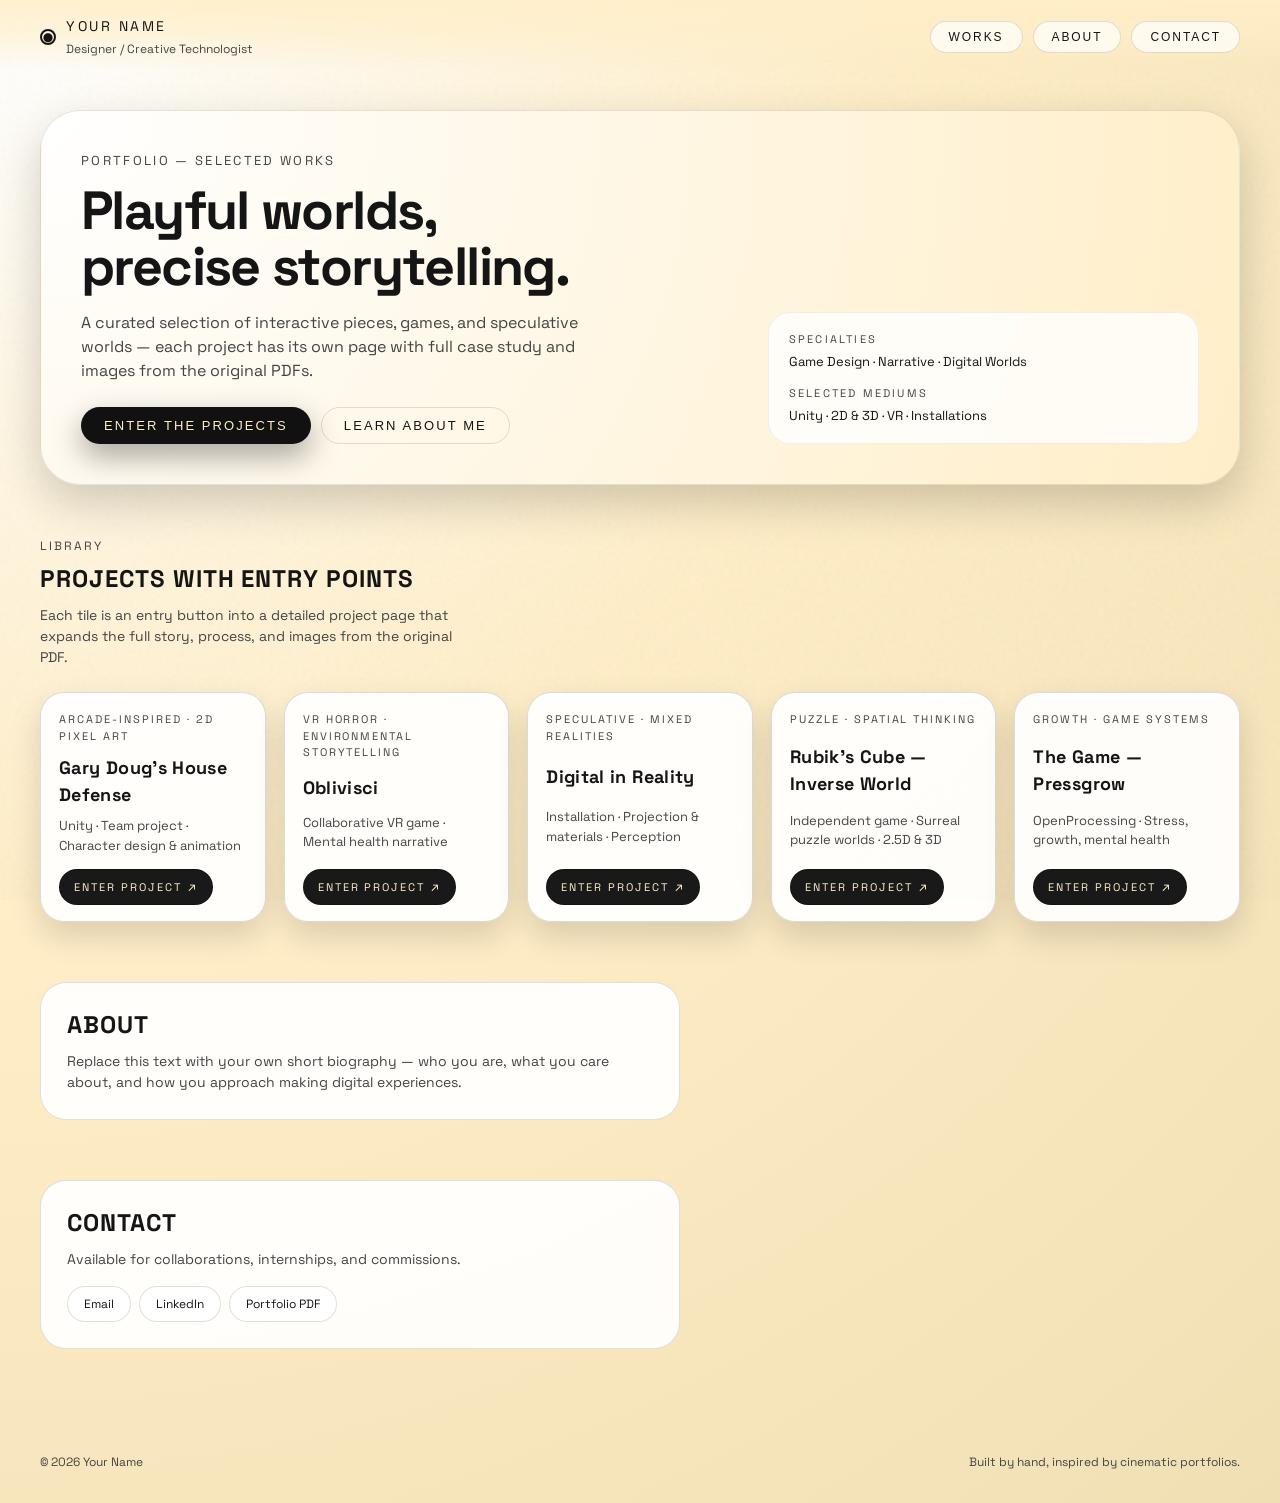
<file: index.html>
<!DOCTYPE html>
<html lang="en">
  <head>
    <meta charset="UTF-8" />
    <meta name="viewport" content="width=device-width, initial-scale=1.0" />
    <title>Your Name — Portfolio</title>
    <link rel="stylesheet" href="styles.css" />
    <link rel="preconnect" href="https://fonts.googleapis.com" />
    <link rel="preconnect" href="https://fonts.gstatic.com" crossorigin />
    <link
      href="https://fonts.googleapis.com/css2?family=Space+Grotesk:wght@300;400;500;600;700&display=swap"
      rel="stylesheet"
    />
  </head>
  <body>
    <div class="noise-overlay"></div>

    <header class="site-header">
      <div class="brand">
        <span class="brand-mark">●</span>
        <div class="brand-text">
          <span class="brand-name">Your Name</span>
          <span class="brand-role">Designer / Creative Technologist</span>
        </div>
      </div>

      <nav class="site-nav">
        <button class="nav-pill" data-scroll-to="works">Works</button>
        <button class="nav-pill" data-scroll-to="about">About</button>
        <button class="nav-pill" data-scroll-to="contact">Contact</button>
      </nav>
    </header>

    <main>
      <section class="hero">
        <div class="hero-copy">
          <p class="hero-kicker">Portfolio — Selected Works</p>
          <h1 class="hero-title">
            Playful worlds,<br />
            precise storytelling.
          </h1>
          <p class="hero-subtitle">
            A curated selection of interactive pieces, games, and speculative
            worlds — each project has its own page with full case study and
            images from the original PDFs.
          </p>
          <div class="hero-actions">
            <button class="primary-pill" data-scroll-to="works">
              Enter the projects
            </button>
            <button class="ghost-pill" data-scroll-to="about">
              Learn about me
            </button>
          </div>
        </div>

        <div class="hero-meta">
          <div class="meta-row">
            <span class="meta-label">Specialties</span>
            <span class="meta-value">
              Game Design · Narrative · Digital Worlds
            </span>
          </div>
          <div class="meta-row">
            <span class="meta-label">Selected mediums</span>
            <span class="meta-value">
              Unity · 2D &amp; 3D · VR · Installations
            </span>
          </div>
        </div>
      </section>

      <section id="works" class="works">
        <div class="section-header">
          <p class="section-kicker">Library</p>
          <h2 class="section-title">Projects with entry points</h2>
          <p class="section-subtitle">
            Each tile is an entry button into a detailed project page that
            expands the full story, process, and images from the original PDF.
          </p>
        </div>

        <div class="works-grid">
          <article class="work-card" data-tilt onclick="window.location.href='projects/gary-dougs-house-defense.html'">
            <div class="work-tagline">Arcade-inspired · 2D Pixel Art</div>
            <h3 class="work-title">Gary Doug's House Defense</h3>
            <p class="work-meta">
              Unity · Team project · Character design &amp; animation
            </p>
            <a class="work-entry" href="projects/gary-dougs-house-defense.html">
              Enter project
              <span class="entry-icon">↗</span>
            </a>
          </article>

          <article class="work-card" data-tilt onclick="window.location.href='projects/oblivisci.html'">
            <div class="work-tagline">VR horror · Environmental storytelling</div>
            <h3 class="work-title">Oblivisci</h3>
            <p class="work-meta">
              Collaborative VR game · Mental health narrative
            </p>
            <a class="work-entry" href="projects/oblivisci.html">
              Enter project
              <span class="entry-icon">↗</span>
            </a>
          </article>

          <article class="work-card" data-tilt onclick="window.location.href='projects/digital-in-reality.html'">
            <div class="work-tagline">Speculative · Mixed realities</div>
            <h3 class="work-title">Digital in Reality</h3>
            <p class="work-meta">
              Installation · Projection &amp; materials · Perception
            </p>
            <a class="work-entry" href="projects/digital-in-reality.html">
              Enter project
              <span class="entry-icon">↗</span>
            </a>
          </article>

          <article class="work-card" data-tilt onclick="window.location.href='projects/rubiks-cube-inverse-world.html'">
            <div class="work-tagline">Puzzle · Spatial thinking</div>
            <h3 class="work-title">Rubik's Cube — Inverse World</h3>
            <p class="work-meta">
              Independent game · Surreal puzzle worlds · 2.5D &amp; 3D
            </p>
            <a class="work-entry" href="projects/rubiks-cube-inverse-world.html">
              Enter project
              <span class="entry-icon">↗</span>
            </a>
          </article>

          <article class="work-card" data-tilt onclick="window.location.href='projects/pressgrow.html'">
            <div class="work-tagline">Growth · Game systems</div>
            <h3 class="work-title">The Game — Pressgrow</h3>
            <p class="work-meta">
              OpenProcessing · Stress, growth, mental health
            </p>
            <a class="work-entry" href="projects/pressgrow.html">
              Enter project
              <span class="entry-icon">↗</span>
            </a>
          </article>
        </div>
      </section>

      <section id="about" class="about">
        <div class="about-inner">
          <h2 class="section-title">About</h2>
          <p>
            Replace this text with your own short biography — who you are, what
            you care about, and how you approach making digital experiences.
          </p>
        </div>
      </section>

      <section id="contact" class="contact">
        <div class="contact-inner">
          <h2 class="section-title">Contact</h2>
          <p>
            Available for collaborations, internships, and commissions.
          </p>
          <div class="contact-links">
            <a href="mailto:you@example.com" class="contact-pill">Email</a>
            <a href="#" class="contact-pill">LinkedIn</a>
            <a href="#" class="contact-pill">Portfolio PDF</a>
          </div>
        </div>
      </section>
    </main>

    <footer class="site-footer">
      <span>© <span id="year"></span> Your Name</span>
      <span>Built by hand, inspired by cinematic portfolios.</span>
    </footer>

    <script src="script.js"></script>
  </body>
  </html>
</file>
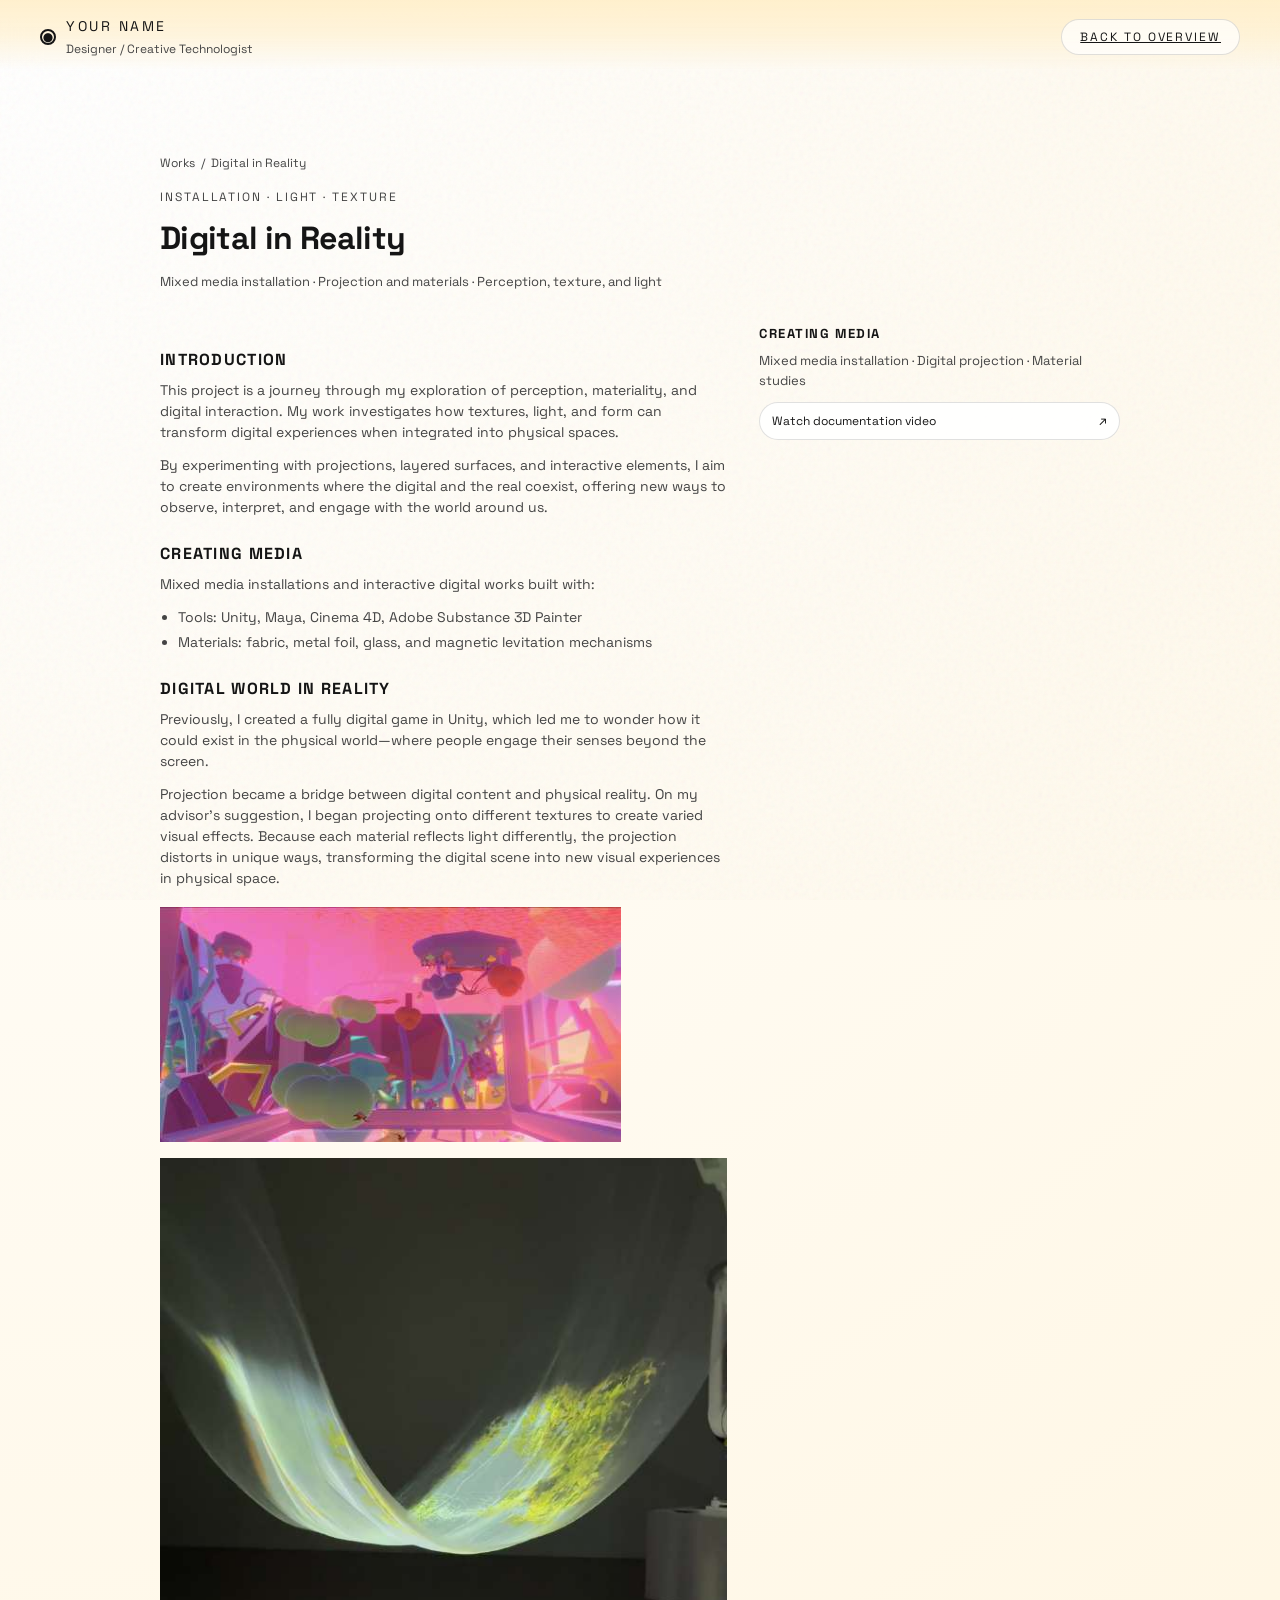
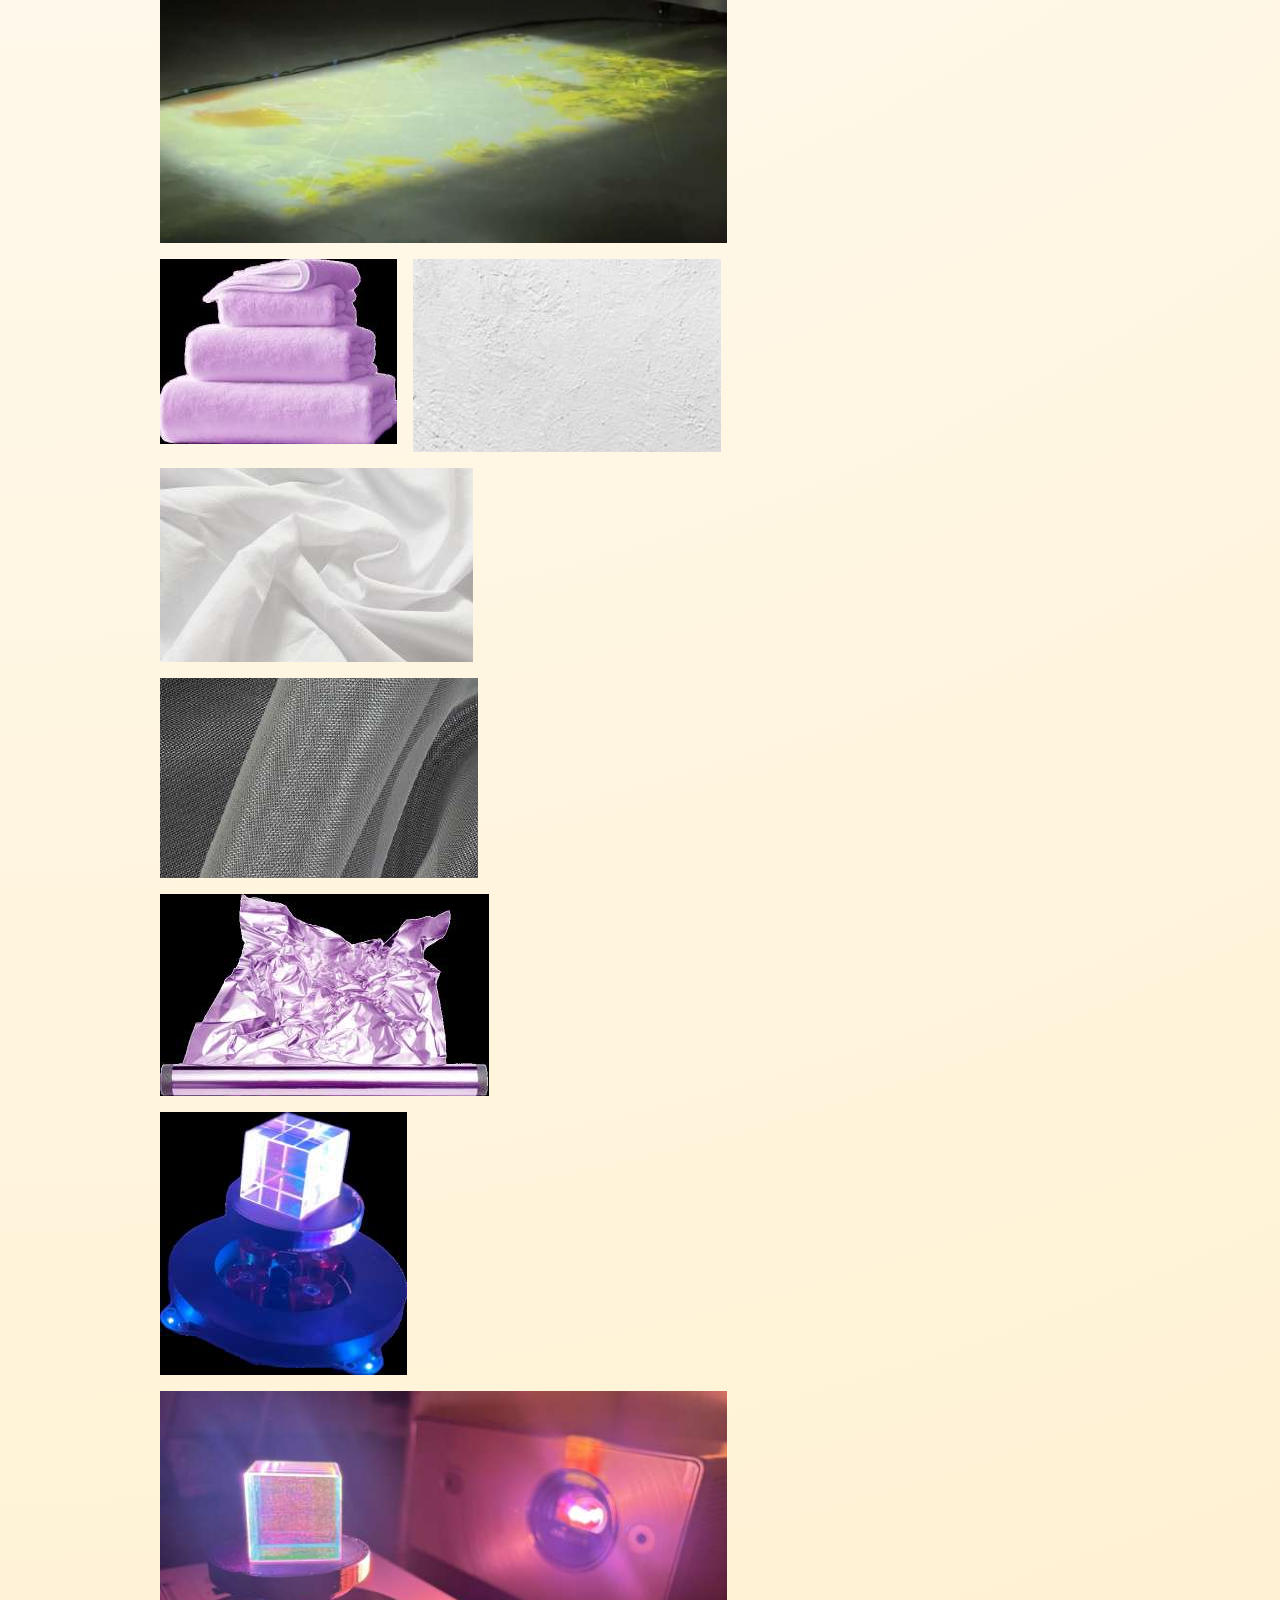
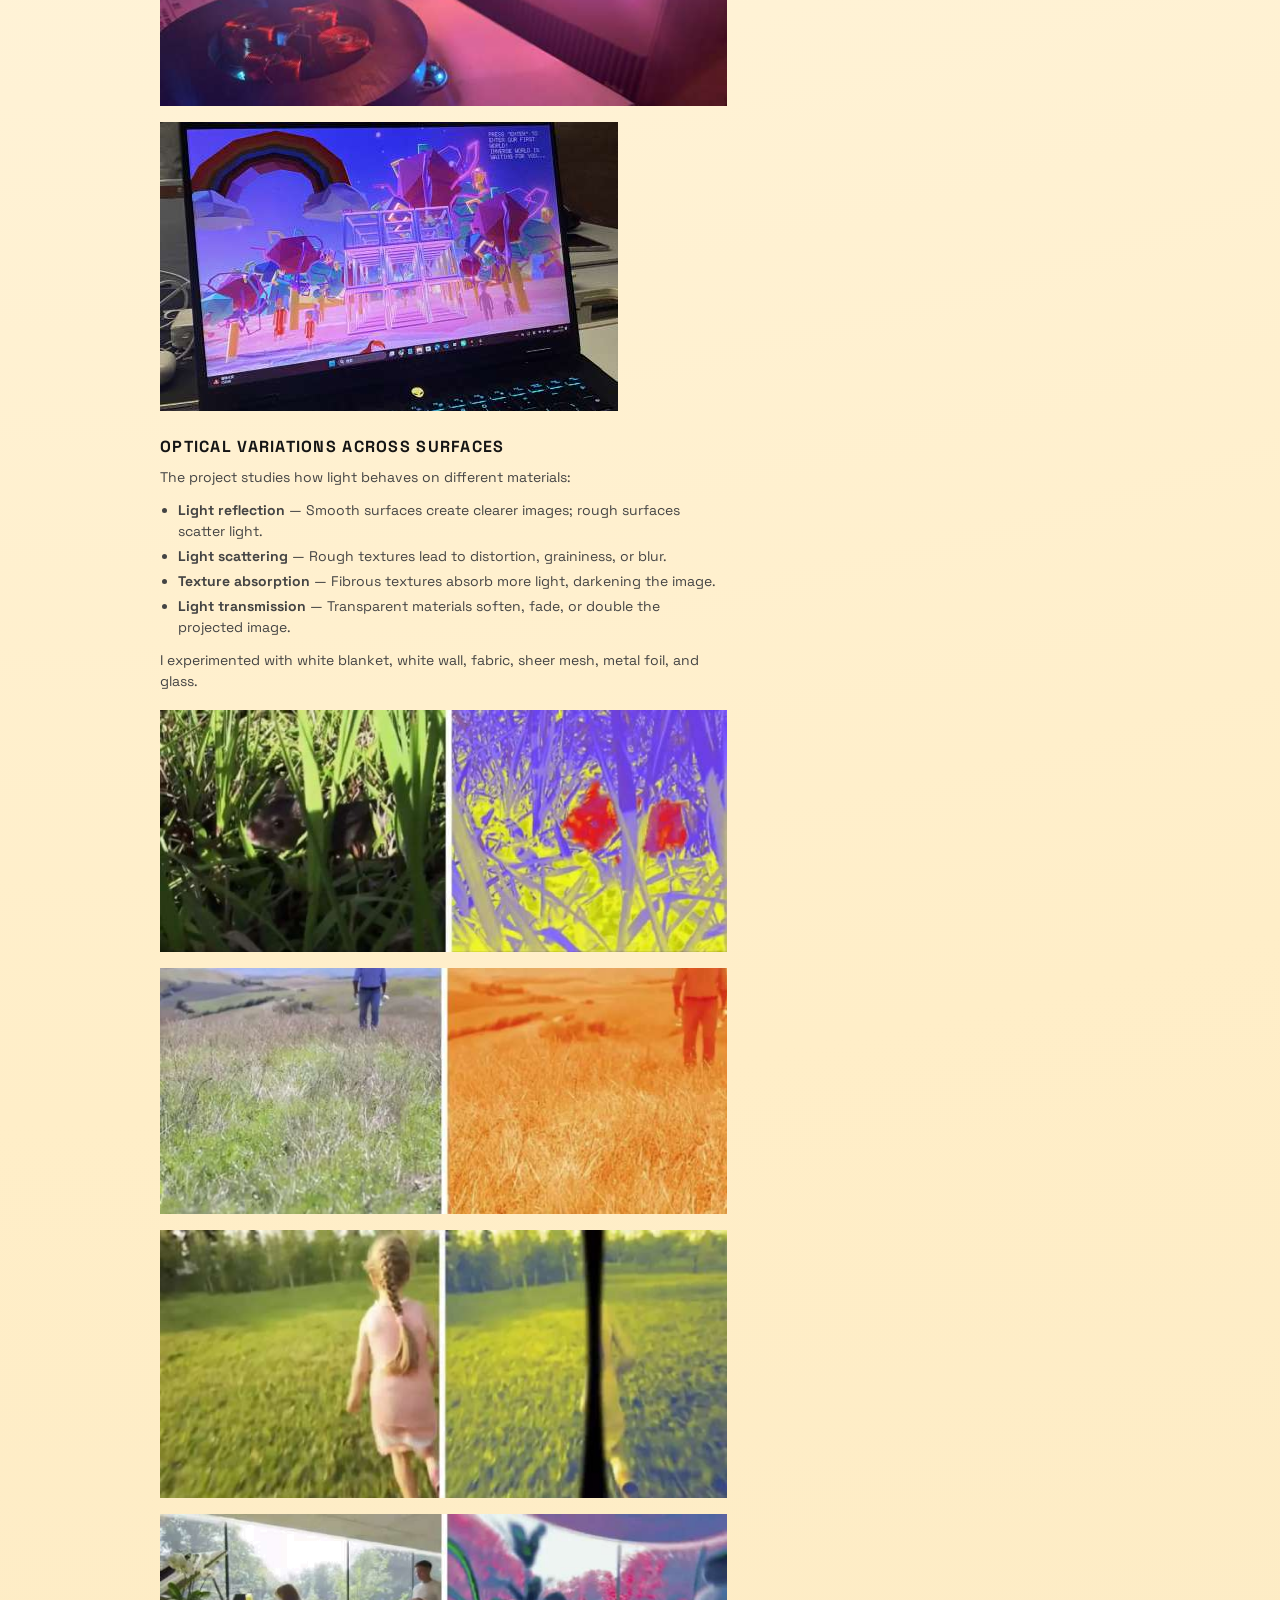
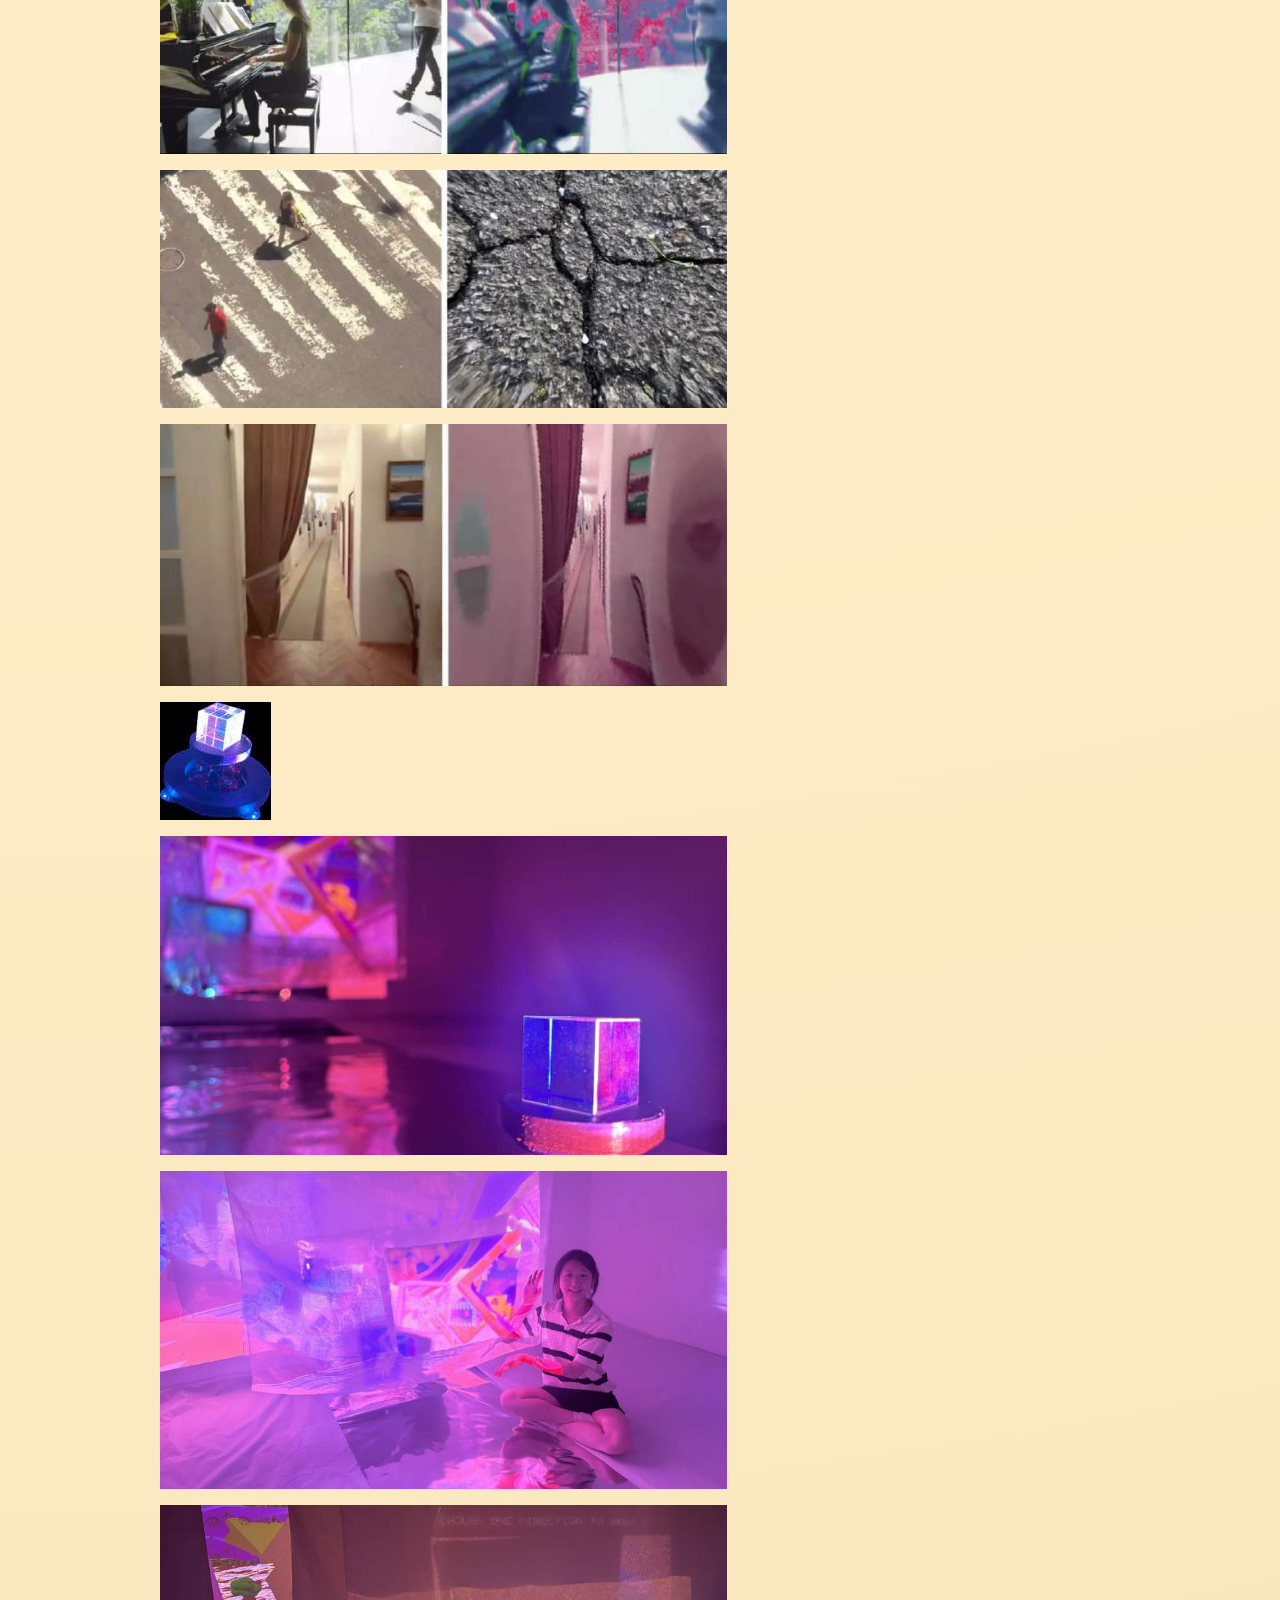
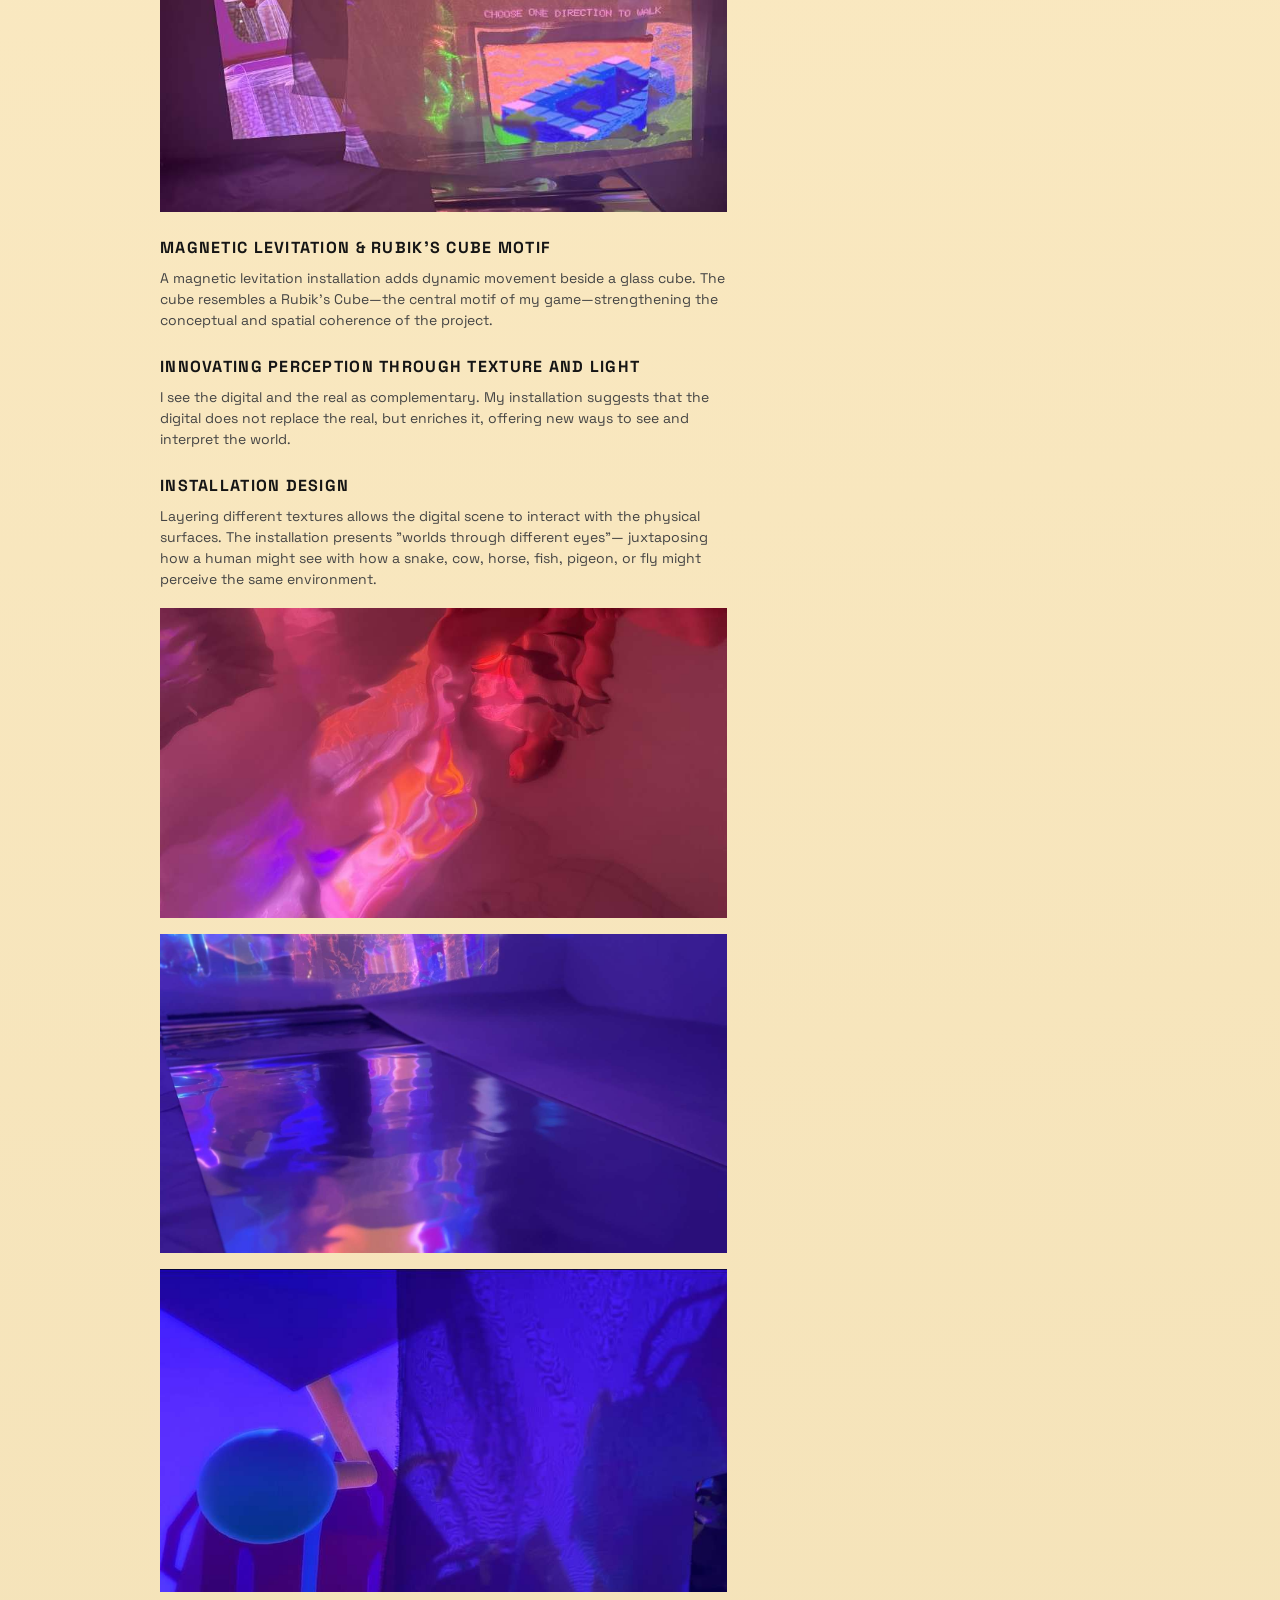
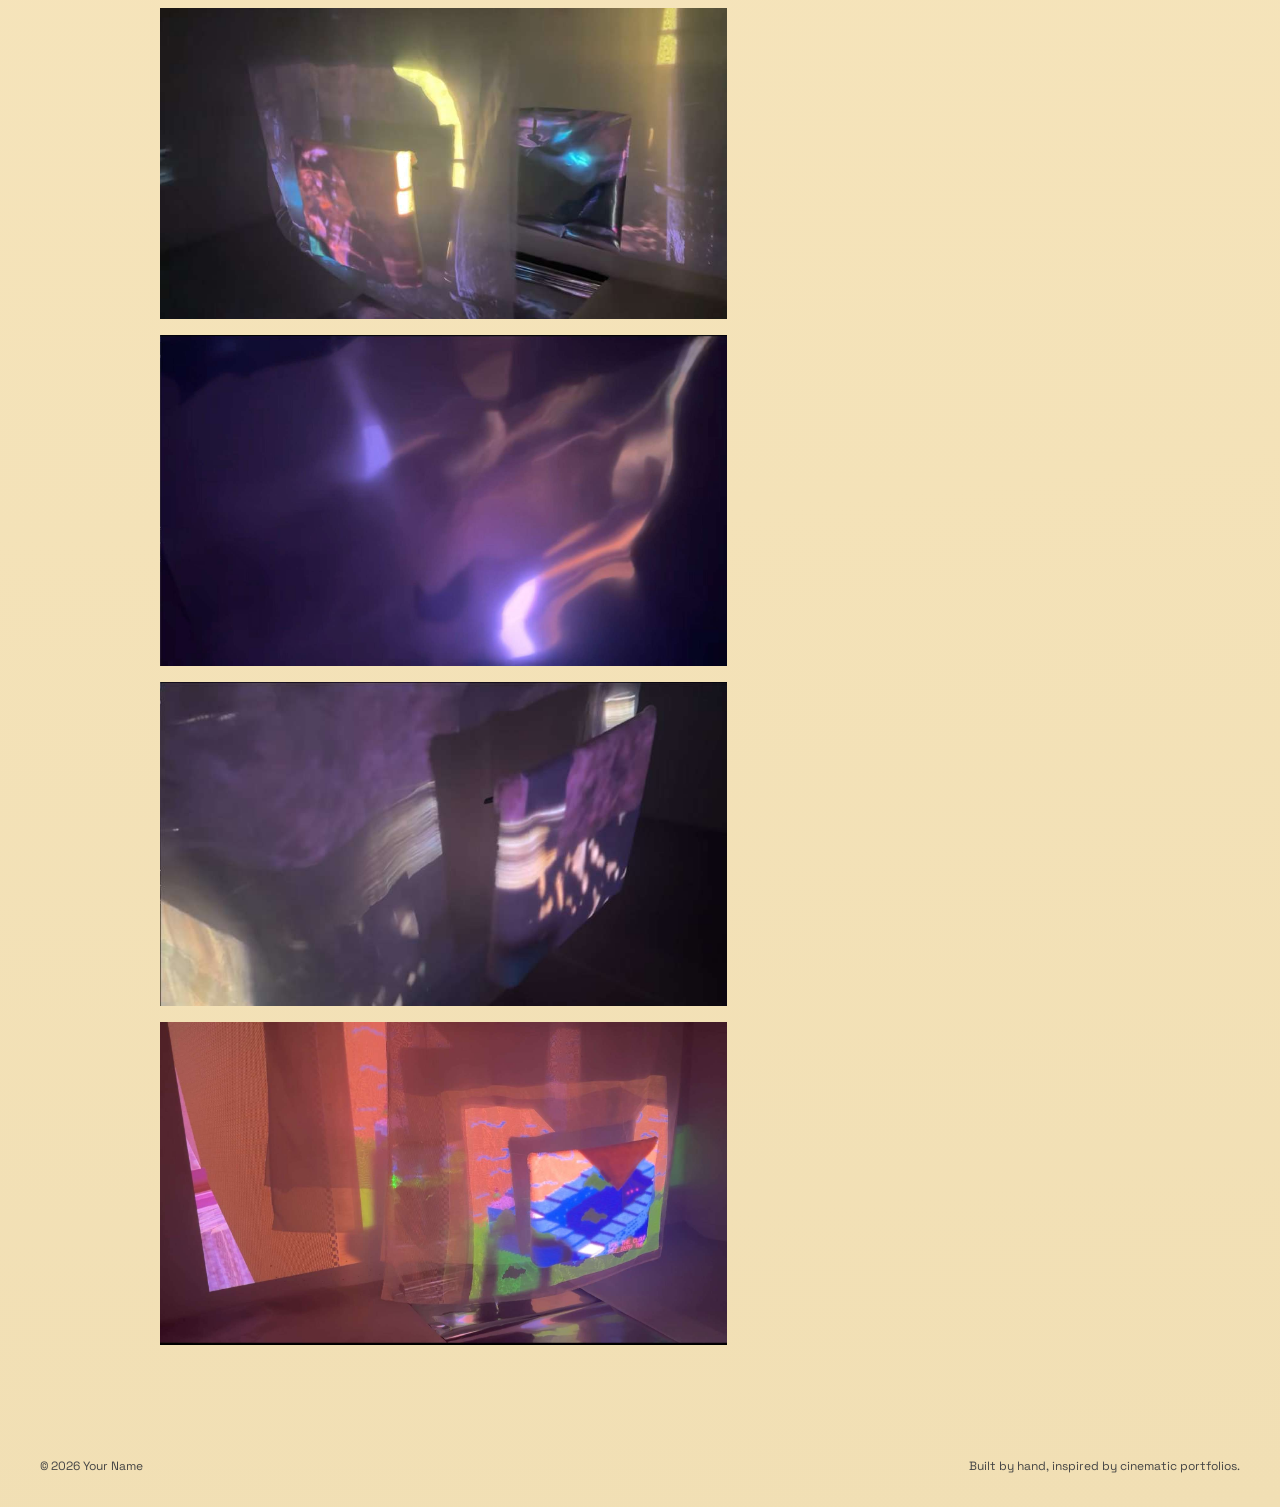
<file: projects/digital-in-reality.html>
<!DOCTYPE html>
<html lang="en">
  <head>
    <meta charset="UTF-8" />
    <meta name="viewport" content="width=device-width, initial-scale=1.0" />
    <title>Digital in Reality — Project</title>
    <link rel="stylesheet" href="../styles.css" />
    <link rel="preconnect" href="https://fonts.googleapis.com" />
    <link rel="preconnect" href="https://fonts.gstatic.com" crossorigin />
    <link
      href="https://fonts.googleapis.com/css2?family=Space+Grotesk:wght@300;400;500;600;700&display=swap"
      rel="stylesheet"
    />
  </head>
  <body>
    <div class="noise-overlay"></div>

    <header class="site-header">
      <div class="brand">
        <span class="brand-mark">●</span>
        <div class="brand-text">
          <span class="brand-name">Your Name</span>
          <span class="brand-role">Designer / Creative Technologist</span>
        </div>
      </div>
      <nav class="site-nav">
        <a class="nav-pill" href="../index.html">Back to overview</a>
      </nav>
    </header>

    <main>
      <div class="case-layout">
        <div class="breadcrumbs">
          <a href="../index.html">Works</a>
          <span>/</span>
          <span>Digital in Reality</span>
        </div>

        <header class="case-header">
          <p class="case-kicker">Installation · Light · Texture</p>
          <h1 class="case-title">Digital in Reality</h1>
          <p class="case-meta">
            Mixed media installation · Projection and materials · Perception, texture, and light
          </p>
        </header>

        <div class="case-grid">
          <article class="case-body">
            <h3>Introduction</h3>
            <p>
              This project is a journey through my exploration of perception,
              materiality, and digital interaction. My work investigates how textures,
              light, and form can transform digital experiences when integrated into
              physical spaces.
            </p>
            <p>
              By experimenting with projections, layered surfaces, and interactive
              elements, I aim to create environments where the digital and the real
              coexist, offering new ways to observe, interpret, and engage with the
              world around us.
            </p>

            <h3>Creating media</h3>
            <p>Mixed media installations and interactive digital works built with:</p>
            <ul>
              <li>Tools: Unity, Maya, Cinema 4D, Adobe Substance 3D Painter</li>
              <li>Materials: fabric, metal foil, glass, and magnetic levitation mechanisms</li>
            </ul>

            <h3>Digital world in reality</h3>
            <p>
              Previously, I created a fully digital game in Unity, which led me to
              wonder how it could exist in the physical world—where people engage
              their senses beyond the screen.
            </p>
            <p>
              Projection became a bridge between digital content and physical reality.
              On my advisor's suggestion, I began projecting onto different textures
              to create varied visual effects. Because each material reflects light
              differently, the projection distorts in unique ways, transforming the
              digital scene into new visual experiences in physical space.
            </p>

            <div data-pdf-gallery-slug="digital-in-reality" data-pdf-arrangement="true" data-pdf-section="digital-world"></div>

            <h3>Optical variations across surfaces</h3>
            <p>The project studies how light behaves on different materials:</p>
            <ul>
              <li><strong>Light reflection</strong> — Smooth surfaces create clearer images; rough surfaces scatter light.</li>
              <li><strong>Light scattering</strong> — Rough textures lead to distortion, graininess, or blur.</li>
              <li><strong>Texture absorption</strong> — Fibrous textures absorb more light, darkening the image.</li>
              <li><strong>Light transmission</strong> — Transparent materials soften, fade, or double the projected image.</li>
            </ul>
            <p>I experimented with white blanket, white wall, fabric, sheer mesh, metal foil, and glass.</p>

            <div data-pdf-gallery-slug="digital-in-reality" data-pdf-arrangement="true" data-pdf-section="optical-variations"></div>

            <h3>Magnetic levitation &amp; Rubik's Cube motif</h3>
            <p>
              A magnetic levitation installation adds dynamic movement beside a glass cube.
              The cube resembles a Rubik's Cube—the central motif of my game—strengthening
              the conceptual and spatial coherence of the project.
            </p>

            <h3>Innovating perception through texture and light</h3>
            <p>
              I see the digital and the real as complementary. My installation suggests that
              the digital does not replace the real, but enriches it, offering new
              ways to see and interpret the world.
            </p>

            <div data-pdf-gallery-slug="digital-in-reality" data-pdf-arrangement="true" data-pdf-section="textures-motif"></div>

            <h3>Installation design</h3>
            <p>
              Layering different textures allows the digital scene to interact with
              the physical surfaces. The installation presents "worlds through different eyes"—
              juxtaposing how a human might see with how a snake, cow, horse, fish, pigeon, or
              fly might perceive the same environment.
            </p>

            <div data-pdf-gallery-slug="digital-in-reality" data-pdf-arrangement="true" data-pdf-section="installation-design"></div>
          </article>

          <aside class="case-aside">
            <h4>Creating media</h4>
            <p>Mixed media installation · Digital projection · Material studies</p>
            <div class="case-links">
              <a class="case-link" href="https://vimeo.com/1129185634?fl=ip&fe=ec" target="_blank" rel="noopener">
                <span>Watch documentation video</span>
                <span>↗</span>
              </a>
            </div>
          </aside>
        </div>
      </div>
    </main>

    <footer class="site-footer">
      <span>© <span id="year"></span> Your Name</span>
      <span>Built by hand, inspired by cinematic portfolios.</span>
    </footer>

    <script src="../script.js"></script>
    <script src="../assets.js"></script>
  </body>
</html>
</file>
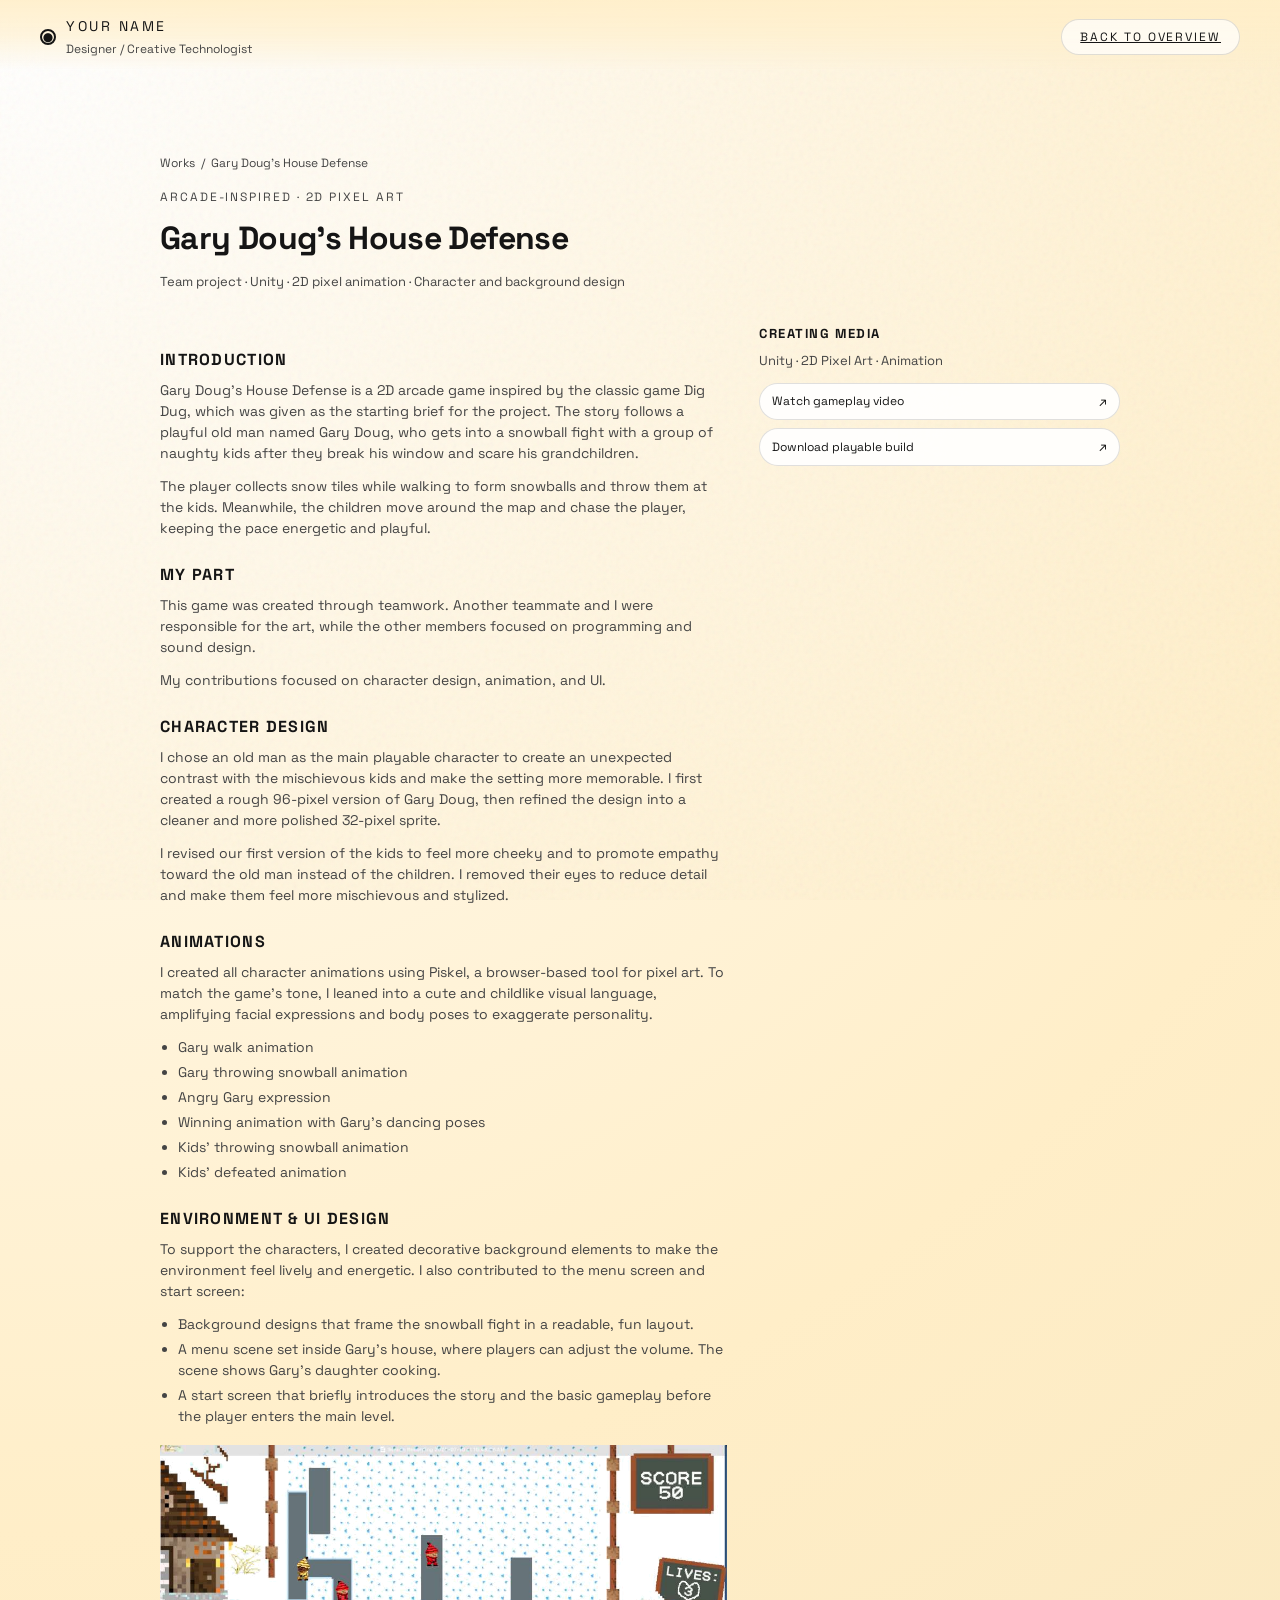
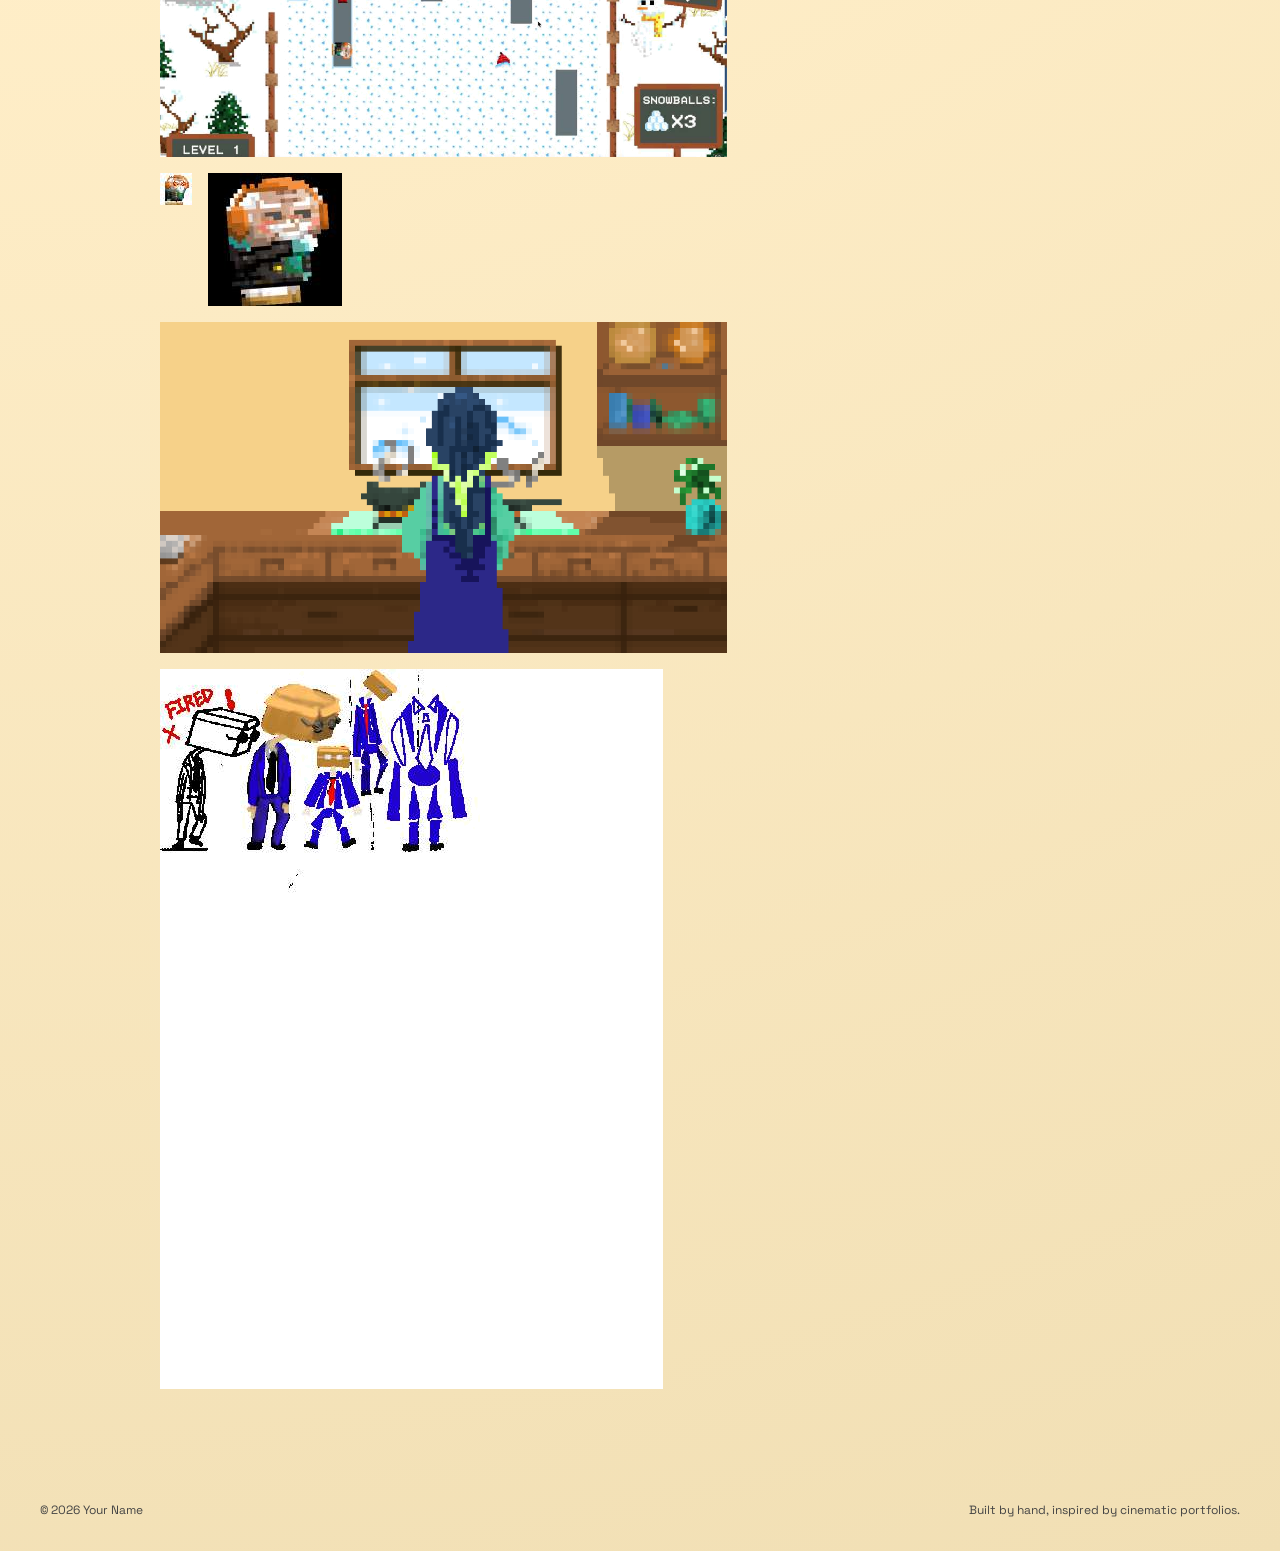
<file: projects/gary-dougs-house-defense.html>
<!DOCTYPE html>
<html lang="en">
  <head>
    <meta charset="UTF-8" />
    <meta name="viewport" content="width=device-width, initial-scale=1.0" />
    <title>Gary Doug's House Defense — Project</title>
    <link rel="stylesheet" href="../styles.css" />
    <link rel="preconnect" href="https://fonts.googleapis.com" />
    <link rel="preconnect" href="https://fonts.gstatic.com" crossorigin />
    <link
      href="https://fonts.googleapis.com/css2?family=Space+Grotesk:wght@300;400;500;600;700&display=swap"
      rel="stylesheet"
    />
  </head>
  <body>
    <div class="noise-overlay"></div>

    <header class="site-header">
      <div class="brand">
        <span class="brand-mark">●</span>
        <div class="brand-text">
          <span class="brand-name">Your Name</span>
          <span class="brand-role">Designer / Creative Technologist</span>
        </div>
      </div>
      <nav class="site-nav">
        <a class="nav-pill" href="../index.html">Back to overview</a>
      </nav>
    </header>

    <main>
      <div class="case-layout">
        <div class="breadcrumbs">
          <a href="../index.html">Works</a>
          <span>/</span>
          <span>Gary Doug's House Defense</span>
        </div>

        <header class="case-header">
          <p class="case-kicker">Arcade-inspired · 2D Pixel Art</p>
          <h1 class="case-title">Gary Doug's House Defense</h1>
          <p class="case-meta">
            Team project · Unity · 2D pixel animation · Character and background design
          </p>
        </header>

        <div class="case-grid">
          <article class="case-body">
            <h3>Introduction</h3>
            <p>
              Gary Doug's House Defense is a 2D arcade game inspired by the classic
              game Dig Dug, which was given as the starting brief for the project.
              The story follows a playful old man named Gary Doug, who gets into a
              snowball fight with a group of naughty kids after they break his window
              and scare his grandchildren.
            </p>
            <p>
              The player collects snow tiles while walking to form snowballs and throw
              them at the kids. Meanwhile, the children move around the map and chase
              the player, keeping the pace energetic and playful.
            </p>

            <h3>My part</h3>
            <p>
              This game was created through teamwork. Another teammate and I were
              responsible for the art, while the other members focused on programming
              and sound design.
            </p>
            <p>My contributions focused on character design, animation, and UI.</p>

            <h3>Character design</h3>
            <p>
              I chose an old man as the main playable character to create an
              unexpected contrast with the mischievous kids and make the setting more
              memorable. I first created a rough 96-pixel version of Gary Doug, then
              refined the design into a cleaner and more polished 32-pixel sprite.
            </p>
            <p>
              I revised our first version of the kids to feel more cheeky and to
              promote empathy toward the old man instead of the children. I removed
              their eyes to reduce detail and make them feel more mischievous and
              stylized.
            </p>

            <div data-pdf-gallery-slug="gary-doug-s-house-defense" data-pdf-arrangement="true" data-pdf-section="character-design"></div>

            <h3>Animations</h3>
            <p>
              I created all character animations using Piskel, a browser-based tool
              for pixel art. To match the game's tone, I leaned into a cute and
              childlike visual language, amplifying facial expressions and body poses
              to exaggerate personality.
            </p>
            <ul>
              <li>Gary walk animation</li>
              <li>Gary throwing snowball animation</li>
              <li>Angry Gary expression</li>
              <li>Winning animation with Gary's dancing poses</li>
              <li>Kids' throwing snowball animation</li>
              <li>Kids' defeated animation</li>
            </ul>

            <div data-pdf-gallery-slug="gary-doug-s-house-defense" data-pdf-arrangement="true" data-pdf-section="animations"></div>

            <h3>Environment &amp; UI design</h3>
            <p>
              To support the characters, I created decorative background elements to
              make the environment feel lively and energetic. I also contributed to
              the menu screen and start screen:
            </p>
            <ul>
              <li>Background designs that frame the snowball fight in a readable, fun layout.</li>
              <li>A menu scene set inside Gary's house, where players can adjust the volume. The scene shows Gary's daughter cooking.</li>
              <li>A start screen that briefly introduces the story and the basic gameplay before the player enters the main level.</li>
            </ul>

            <div data-pdf-gallery-slug="gary-doug-s-house-defense" data-pdf-arrangement="true" data-pdf-section="environment-ui"></div>
          </article>

          <aside class="case-aside">
            <h4>Creating media</h4>
            <p>Unity · 2D Pixel Art · Animation</p>
            <div class="case-links">
              <a class="case-link" href="https://youtu.be/VinJ4jrCyN4" target="_blank" rel="noopener">
                <span>Watch gameplay video</span>
                <span>↗</span>
              </a>
              <a class="case-link" href="https://drive.google.com/file/d/1xVakxPrIg7n7HAVFE1ceHPENhGajQBAE/view?usp=sharing" target="_blank" rel="noopener">
                <span>Download playable build</span>
                <span>↗</span>
              </a>
            </div>
          </aside>
        </div>
      </div>
    </main>

    <footer class="site-footer">
      <span>© <span id="year"></span> Your Name</span>
      <span>Built by hand, inspired by cinematic portfolios.</span>
    </footer>

    <script src="../script.js"></script>
    <script src="../assets.js"></script>
  </body>
</html>
</file>
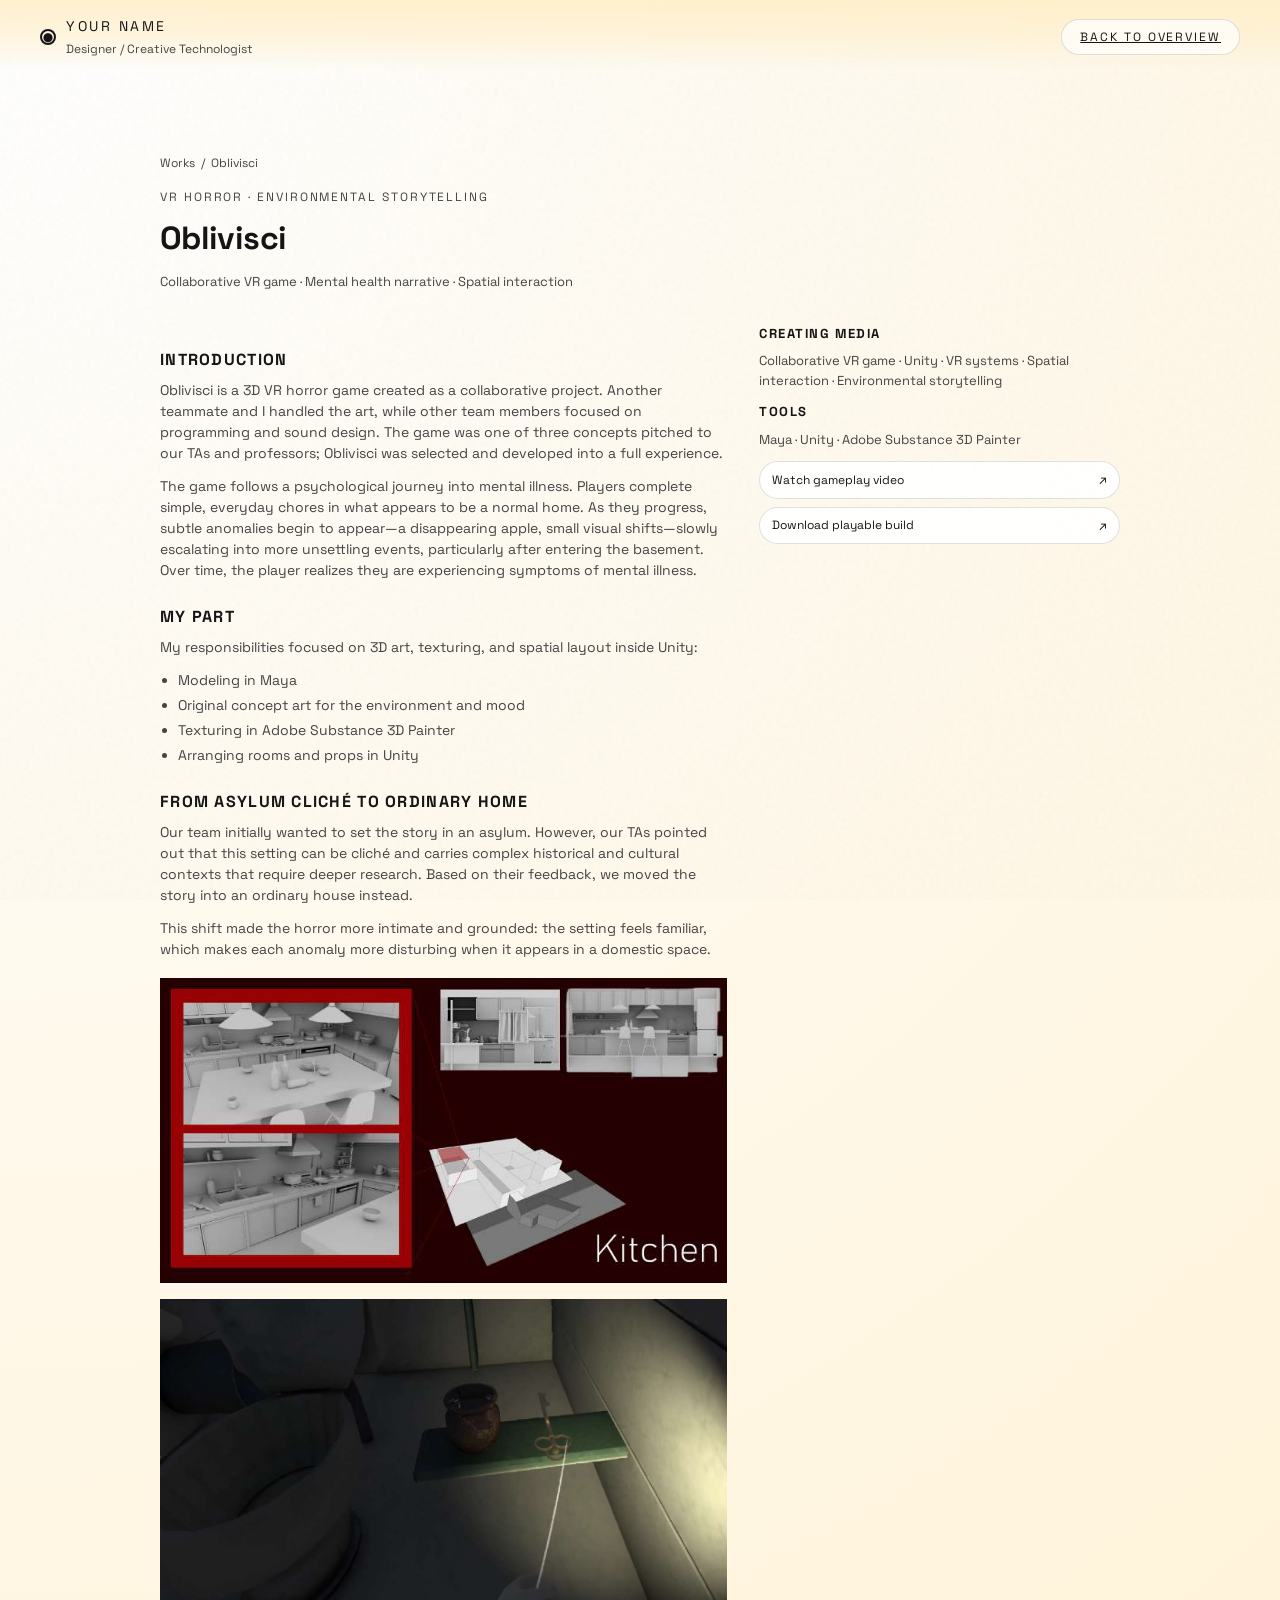
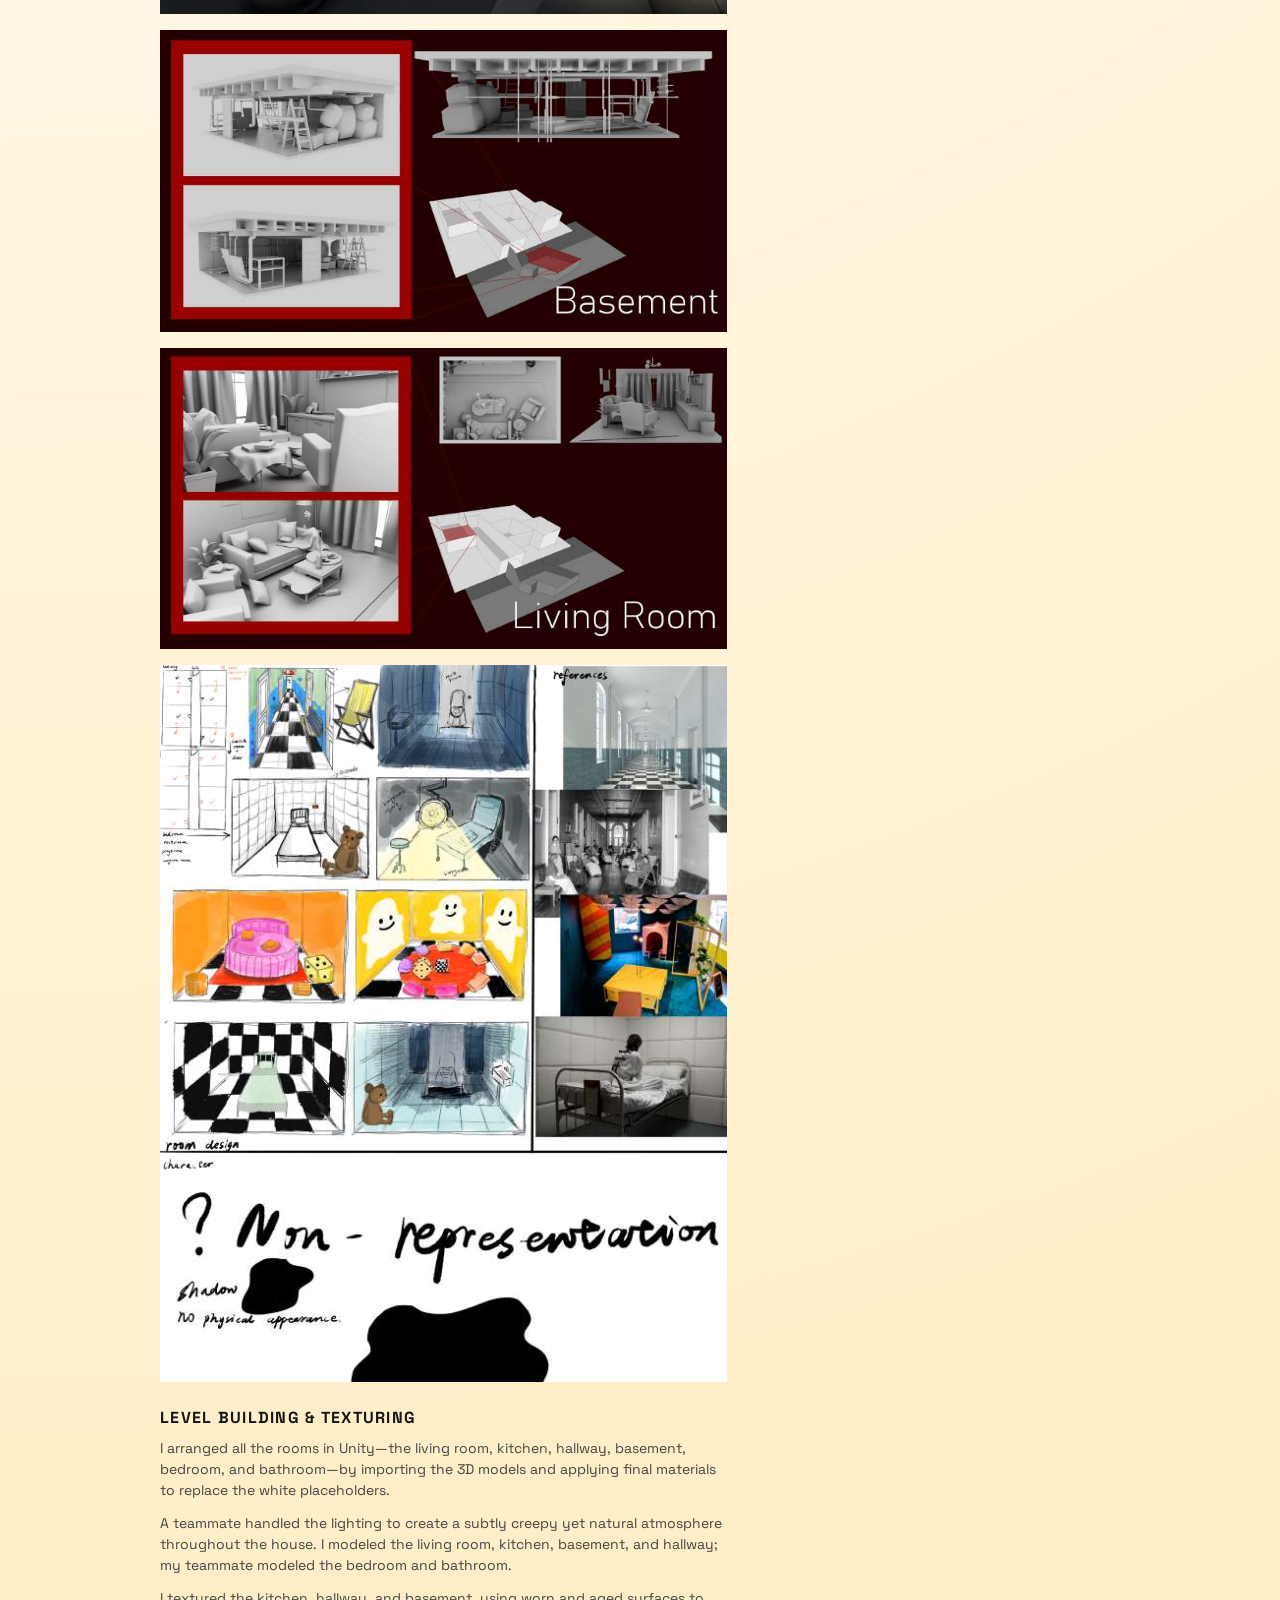
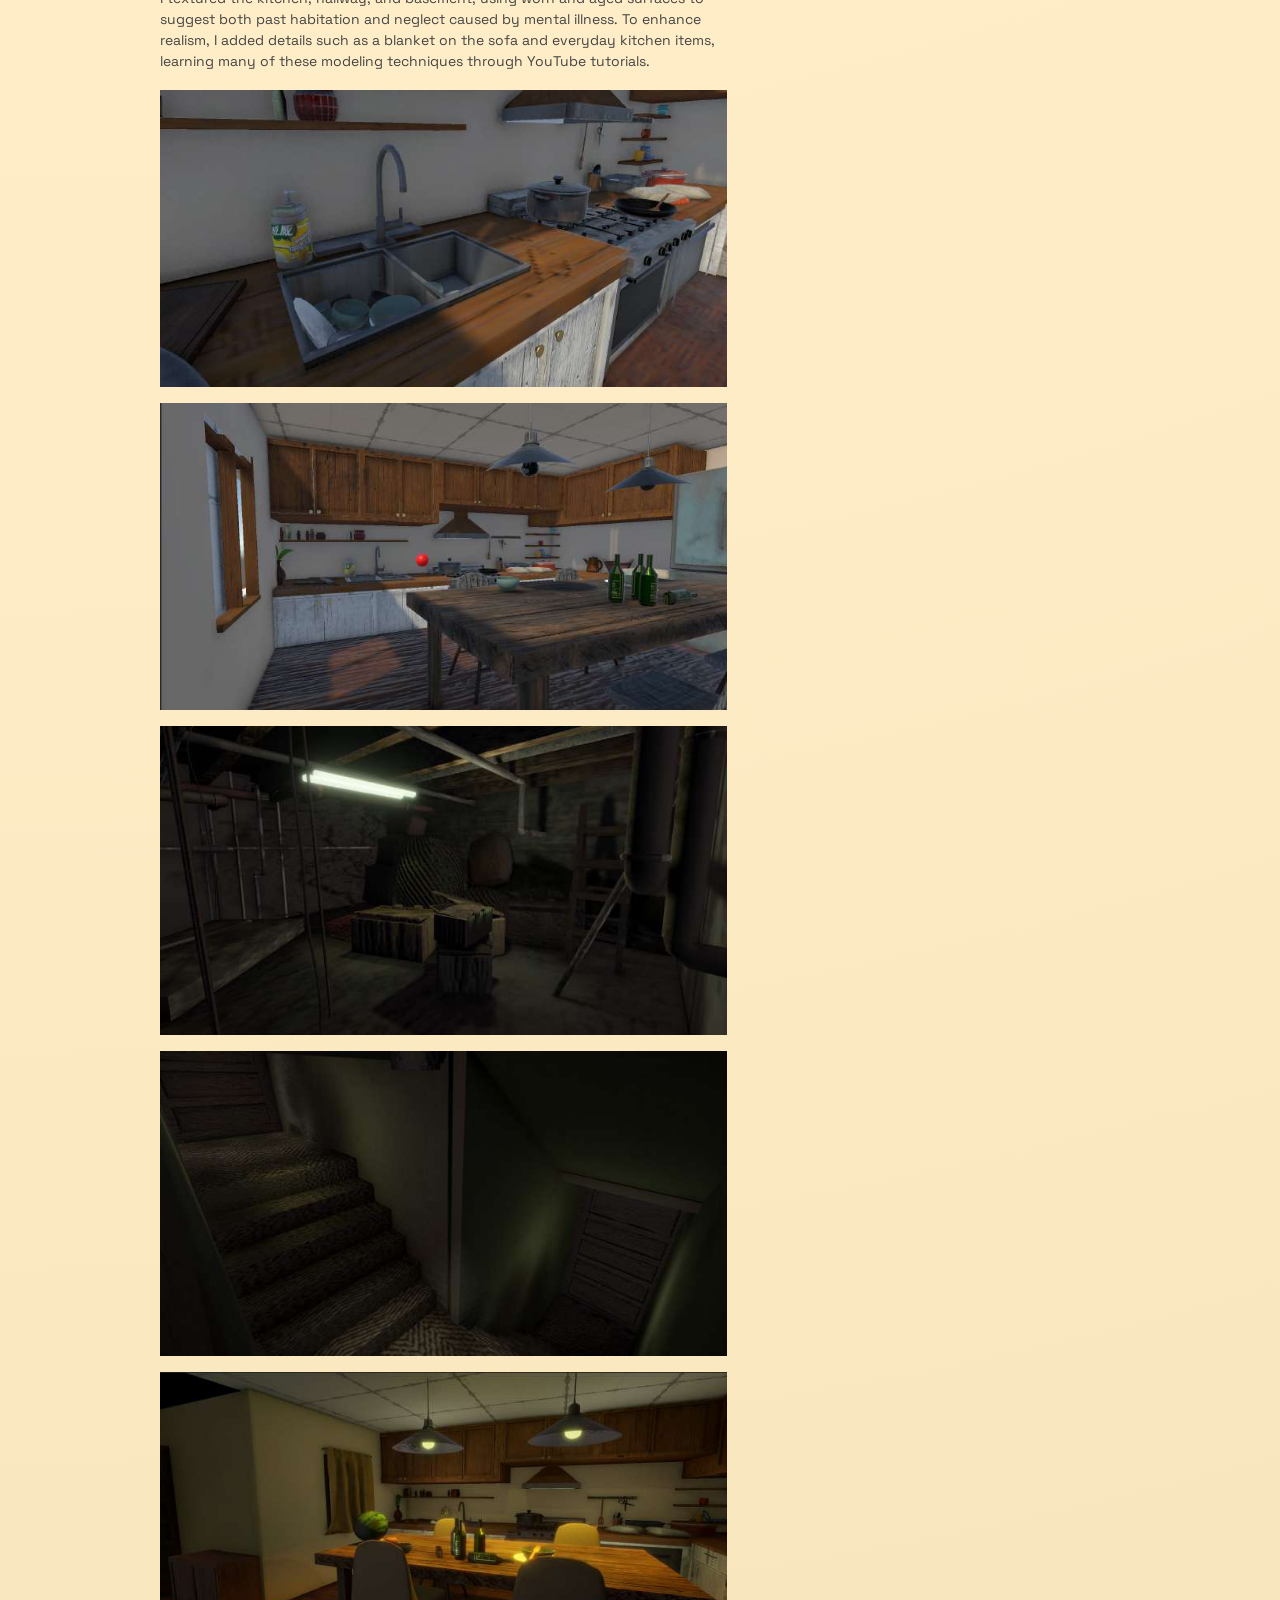
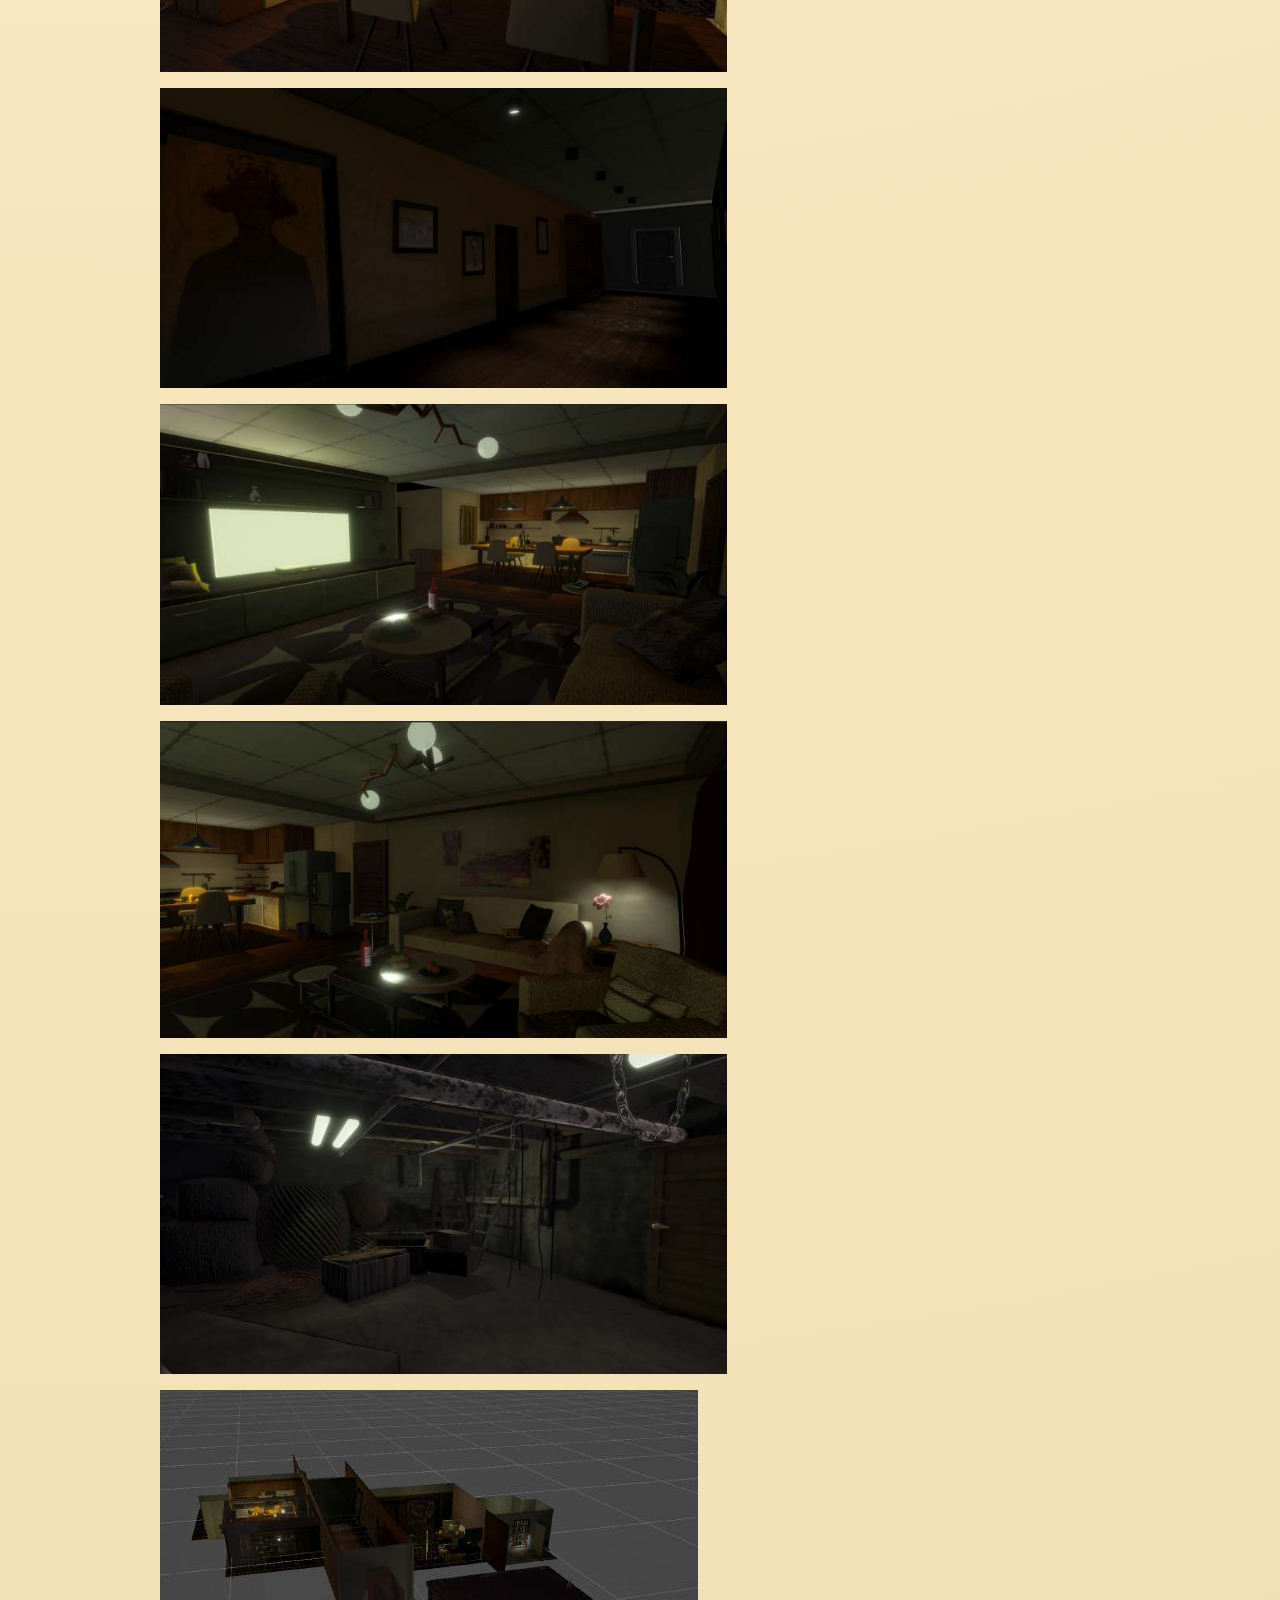
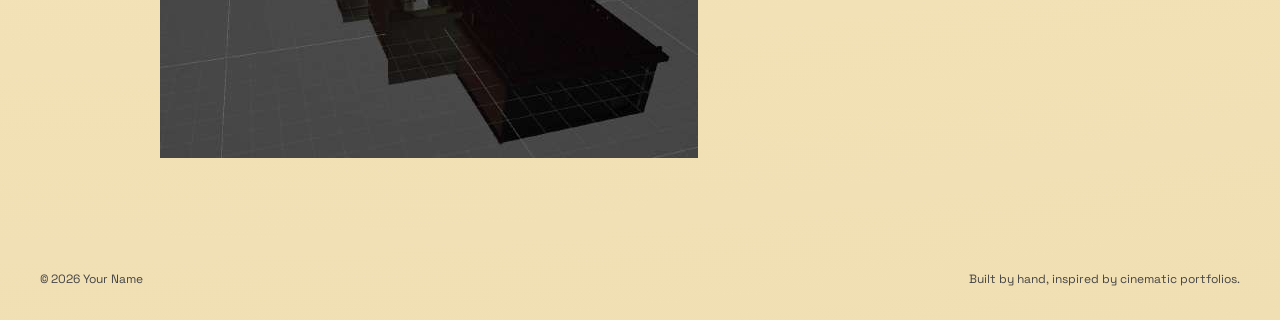
<file: projects/oblivisci.html>
<!DOCTYPE html>
<html lang="en">
  <head>
    <meta charset="UTF-8" />
    <meta name="viewport" content="width=device-width, initial-scale=1.0" />
    <title>Oblivisci — Project</title>
    <link rel="stylesheet" href="../styles.css" />
    <link rel="preconnect" href="https://fonts.googleapis.com" />
    <link rel="preconnect" href="https://fonts.gstatic.com" crossorigin />
    <link
      href="https://fonts.googleapis.com/css2?family=Space+Grotesk:wght@300;400;500;600;700&display=swap"
      rel="stylesheet"
    />
  </head>
  <body>
    <div class="noise-overlay"></div>

    <header class="site-header">
      <div class="brand">
        <span class="brand-mark">●</span>
        <div class="brand-text">
          <span class="brand-name">Your Name</span>
          <span class="brand-role">Designer / Creative Technologist</span>
        </div>
      </div>
      <nav class="site-nav">
        <a class="nav-pill" href="../index.html">Back to overview</a>
      </nav>
    </header>

    <main>
      <div class="case-layout">
        <div class="breadcrumbs">
          <a href="../index.html">Works</a>
          <span>/</span>
          <span>Oblivisci</span>
        </div>

        <header class="case-header">
          <p class="case-kicker">VR horror · Environmental storytelling</p>
          <h1 class="case-title">Oblivisci</h1>
          <p class="case-meta">
            Collaborative VR game · Mental health narrative · Spatial interaction
          </p>
        </header>

        <div class="case-grid">
          <article class="case-body">
            <h3>Introduction</h3>
            <p>
              Oblivisci is a 3D VR horror game created as a collaborative project.
              Another teammate and I handled the art, while other team members
              focused on programming and sound design. The game was one of three
              concepts pitched to our TAs and professors; Oblivisci was selected and
              developed into a full experience.
            </p>
            <p>
              The game follows a psychological journey into mental illness. Players
              complete simple, everyday chores in what appears to be a normal home.
              As they progress, subtle anomalies begin to appear—a disappearing
              apple, small visual shifts—slowly escalating into more unsettling
              events, particularly after entering the basement. Over time, the
              player realizes they are experiencing symptoms of mental illness.
            </p>

            <h3>My part</h3>
            <p>
              My responsibilities focused on 3D art, texturing, and spatial layout
              inside Unity:
            </p>
            <ul>
              <li>Modeling in Maya</li>
              <li>Original concept art for the environment and mood</li>
              <li>Texturing in Adobe Substance 3D Painter</li>
              <li>Arranging rooms and props in Unity</li>
            </ul>

            <h3>From asylum cliché to ordinary home</h3>
            <p>
              Our team initially wanted to set the story in an asylum. However, our
              TAs pointed out that this setting can be cliché and carries complex
              historical and cultural contexts that require deeper research. Based
              on their feedback, we moved the story into an ordinary house instead.
            </p>
            <p>
              This shift made the horror more intimate and grounded: the setting
              feels familiar, which makes each anomaly more disturbing when it
              appears in a domestic space.
            </p>

            <div data-pdf-gallery-slug="oblivisci" data-pdf-arrangement="true" data-pdf-section="from-asylum"></div>

            <h3>Level building &amp; texturing</h3>
            <p>
              I arranged all the rooms in Unity—the living room, kitchen, hallway,
              basement, bedroom, and bathroom—by importing the 3D models and
              applying final materials to replace the white placeholders.
            </p>
            <p>
              A teammate handled the lighting to create a subtly creepy yet natural
              atmosphere throughout the house. I modeled the living room, kitchen,
              basement, and hallway; my teammate modeled the bedroom and bathroom.
            </p>
            <p>
              I textured the kitchen, hallway, and basement, using worn and aged
              surfaces to suggest both past habitation and neglect caused by mental
              illness. To enhance realism, I added details such as a blanket on the
              sofa and everyday kitchen items, learning many of these modeling
              techniques through YouTube tutorials.
            </p>

            <div data-pdf-gallery-slug="oblivisci" data-pdf-arrangement="true" data-pdf-section="level-building"></div>
          </article>

          <aside class="case-aside">
            <h4>Creating media</h4>
            <p>Collaborative VR game · Unity · VR systems · Spatial interaction · Environmental storytelling</p>
            <h4>Tools</h4>
            <p>Maya · Unity · Adobe Substance 3D Painter</p>
            <div class="case-links">
              <a class="case-link" href="https://youtu.be/nBD2N1Bp4I4" target="_blank" rel="noopener">
                <span>Watch gameplay video</span>
                <span>↗</span>
              </a>
              <a class="case-link" href="https://drive.google.com/file/d/1xVakxPrIg7n7HAVFE1ceHPENhGajQBAE/view?usp=sharing" target="_blank" rel="noopener">
                <span>Download playable build</span>
                <span>↗</span>
              </a>
            </div>
          </aside>
        </div>
      </div>
    </main>

    <footer class="site-footer">
      <span>© <span id="year"></span> Your Name</span>
      <span>Built by hand, inspired by cinematic portfolios.</span>
    </footer>

    <script src="../script.js"></script>
    <script src="../assets.js"></script>
  </body>
</html>
</file>
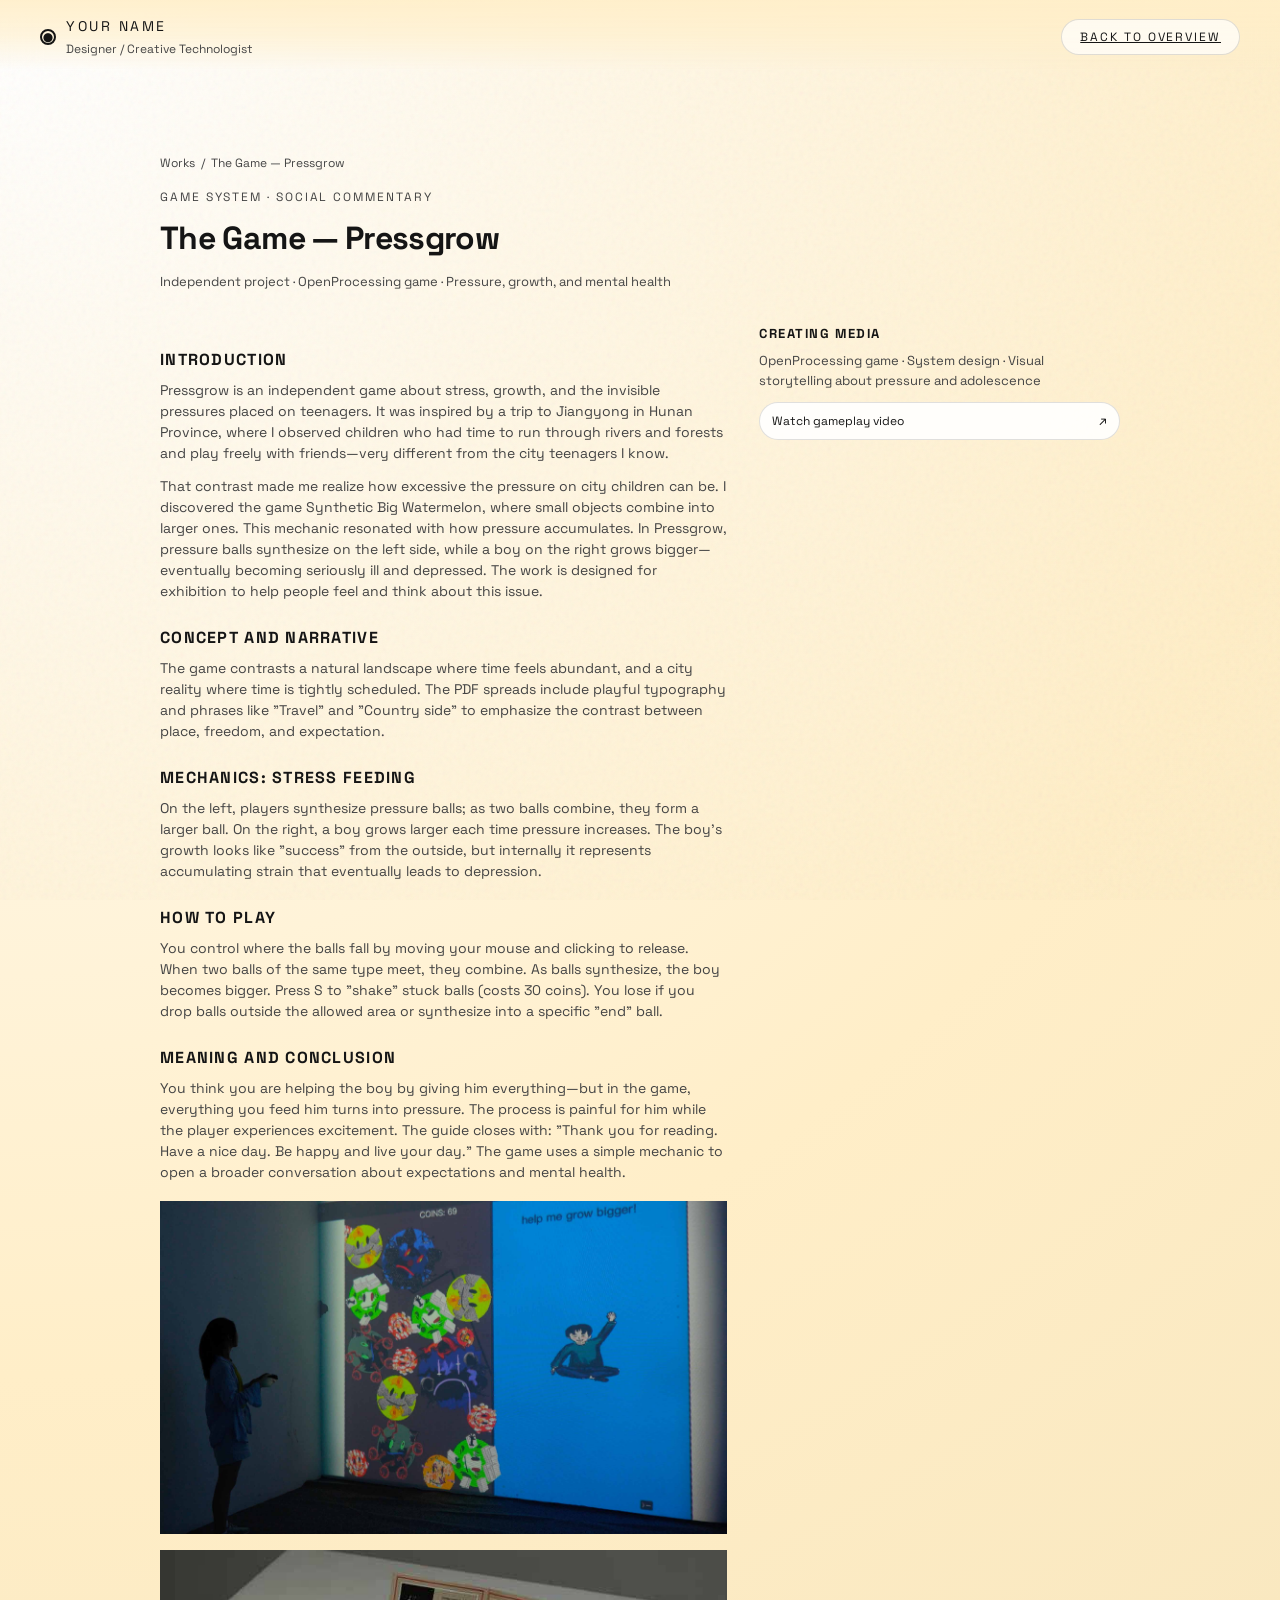
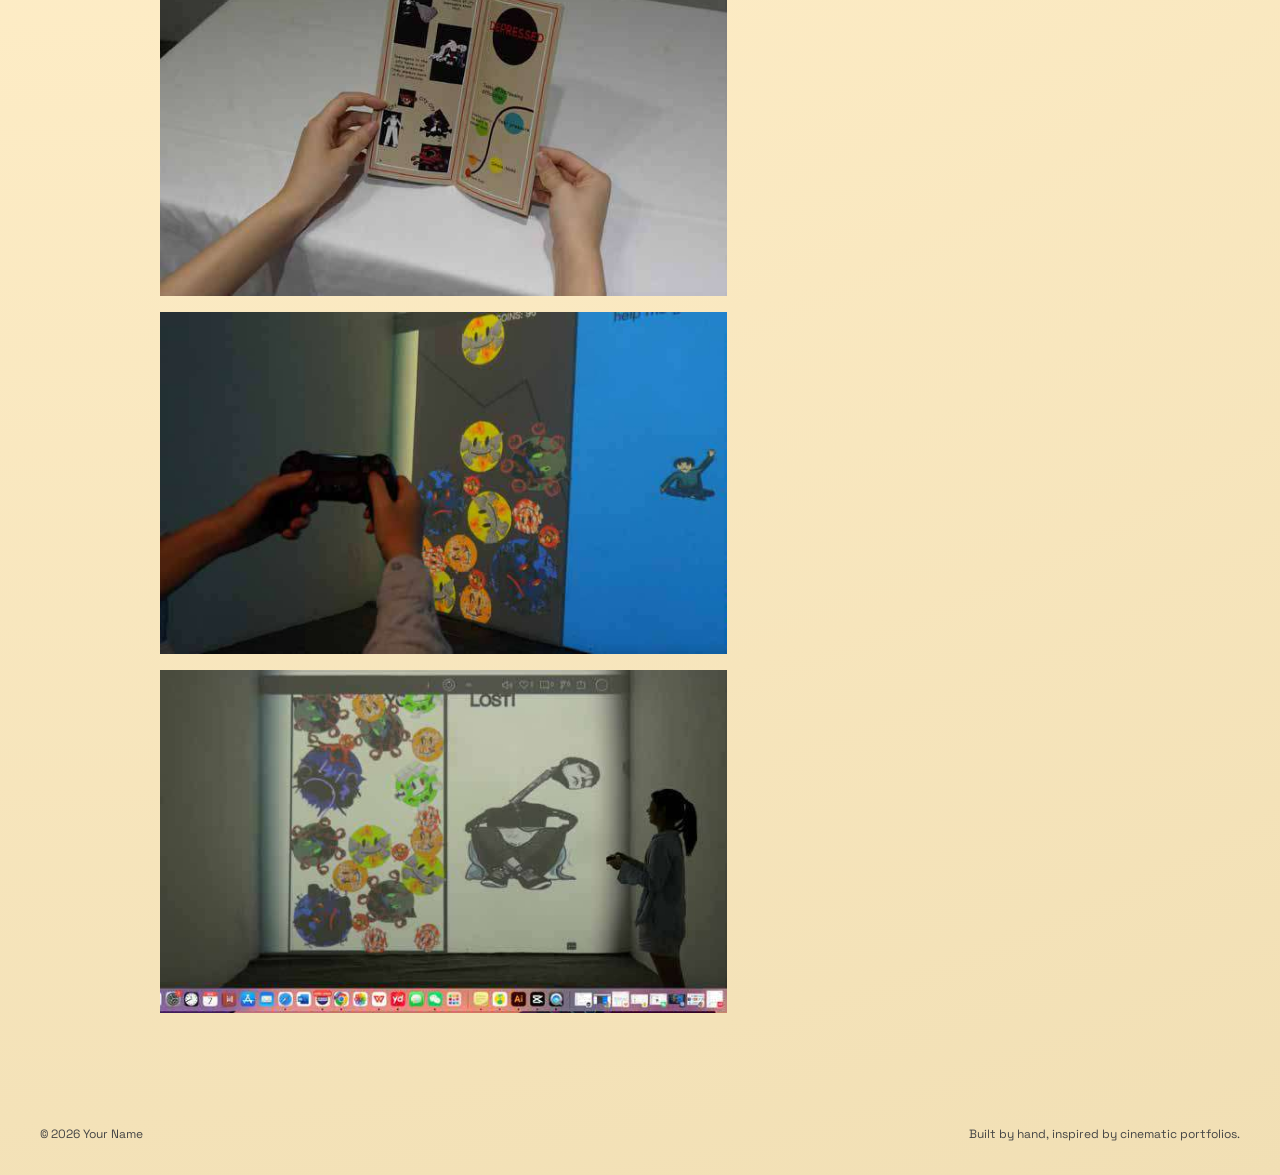
<file: projects/pressgrow.html>
<!DOCTYPE html>
<html lang="en">
  <head>
    <meta charset="UTF-8" />
    <meta name="viewport" content="width=device-width, initial-scale=1.0" />
    <title>Pressgrow — Project</title>
    <link rel="stylesheet" href="../styles.css" />
    <link rel="preconnect" href="https://fonts.googleapis.com" />
    <link rel="preconnect" href="https://fonts.gstatic.com" crossorigin />
    <link
      href="https://fonts.googleapis.com/css2?family=Space+Grotesk:wght@300;400;500;600;700&display=swap"
      rel="stylesheet"
    />
  </head>
  <body>
    <div class="noise-overlay"></div>

    <header class="site-header">
      <div class="brand">
        <span class="brand-mark">●</span>
        <div class="brand-text">
          <span class="brand-name">Your Name</span>
          <span class="brand-role">Designer / Creative Technologist</span>
        </div>
      </div>
      <nav class="site-nav">
        <a class="nav-pill" href="../index.html">Back to overview</a>
      </nav>
    </header>

    <main>
      <div class="case-layout">
        <div class="breadcrumbs">
          <a href="../index.html">Works</a>
          <span>/</span>
          <span>The Game — Pressgrow</span>
        </div>

        <header class="case-header">
          <p class="case-kicker">Game system · Social commentary</p>
          <h1 class="case-title">The Game — Pressgrow</h1>
          <p class="case-meta">
            Independent project · OpenProcessing game · Pressure, growth, and mental health
          </p>
        </header>

        <div class="case-grid">
          <article class="case-body">
            <h3>Introduction</h3>
            <p>
              Pressgrow is an independent game about stress, growth, and the invisible
              pressures placed on teenagers. It was inspired by a trip to Jiangyong in
              Hunan Province, where I observed children who had time to run through
              rivers and forests and play freely with friends—very different from the city teenagers I know.
            </p>
            <p>
              That contrast made me realize how excessive the pressure on city
              children can be. I discovered the game Synthetic Big Watermelon, where
              small objects combine into larger ones. This mechanic resonated with how
              pressure accumulates. In Pressgrow, pressure balls synthesize on the left
              side, while a boy on the right grows bigger—eventually becoming seriously ill and
              depressed. The work is designed for exhibition to help people feel and
              think about this issue.
            </p>

            <div data-pdf-gallery-slug="the-game-pressgrow" data-pdf-arrangement="true" data-pdf-section="introduction"></div>

            <h3>Concept and narrative</h3>
            <p>
              The game contrasts a natural landscape where time feels abundant, and a
              city reality where time is tightly scheduled. The PDF spreads include
              playful typography and phrases like "Travel" and "Country side" to
              emphasize the contrast between place, freedom, and expectation.
            </p>

            <div data-pdf-gallery-slug="the-game-pressgrow" data-pdf-arrangement="true" data-pdf-section="concept"></div>

            <h3>Mechanics: Stress feeding</h3>
            <p>
              On the left, players synthesize pressure balls; as two balls combine,
              they form a larger ball. On the right, a boy grows larger each time
              pressure increases. The boy's growth looks like "success" from the outside,
              but internally it represents accumulating strain that eventually leads to depression.
            </p>

            <div data-pdf-gallery-slug="the-game-pressgrow" data-pdf-arrangement="true" data-pdf-section="mechanics"></div>

            <h3>How to play</h3>
            <p>You control where the balls fall by moving your mouse and clicking to release. When two balls of the same type meet, they combine. As balls synthesize, the boy becomes bigger. Press S to "shake" stuck balls (costs 30 coins). You lose if you drop balls outside the allowed area or synthesize into a specific "end" ball.</p>

            <div data-pdf-gallery-slug="the-game-pressgrow" data-pdf-arrangement="true" data-pdf-section="how-to-play"></div>

            <h3>Meaning and conclusion</h3>
            <p>
              You think you are helping the boy by giving him everything—but in the game,
              everything you feed him turns into pressure. The process is painful for him
              while the player experiences excitement. The guide closes with: "Thank you for
              reading. Have a nice day. Be happy and live your day." The game uses a simple
              mechanic to open a broader conversation about expectations and mental health.
            </p>

            <div data-pdf-gallery-slug="the-game-pressgrow" data-pdf-arrangement="true" data-pdf-section="meaning"></div>
          </article>

          <aside class="case-aside">
            <h4>Creating media</h4>
            <p>OpenProcessing game · System design · Visual storytelling about pressure and adolescence</p>
            <div class="case-links">
              <a class="case-link" href="https://youtu.be/o3wQaHsTELM" target="_blank" rel="noopener">
                <span>Watch gameplay video</span>
                <span>↗</span>
              </a>
            </div>
          </aside>
        </div>
      </div>
    </main>

    <footer class="site-footer">
      <span>© <span id="year"></span> Your Name</span>
      <span>Built by hand, inspired by cinematic portfolios.</span>
    </footer>

    <script src="../script.js"></script>
    <script src="../assets.js"></script>
  </body>
</html>
</file>
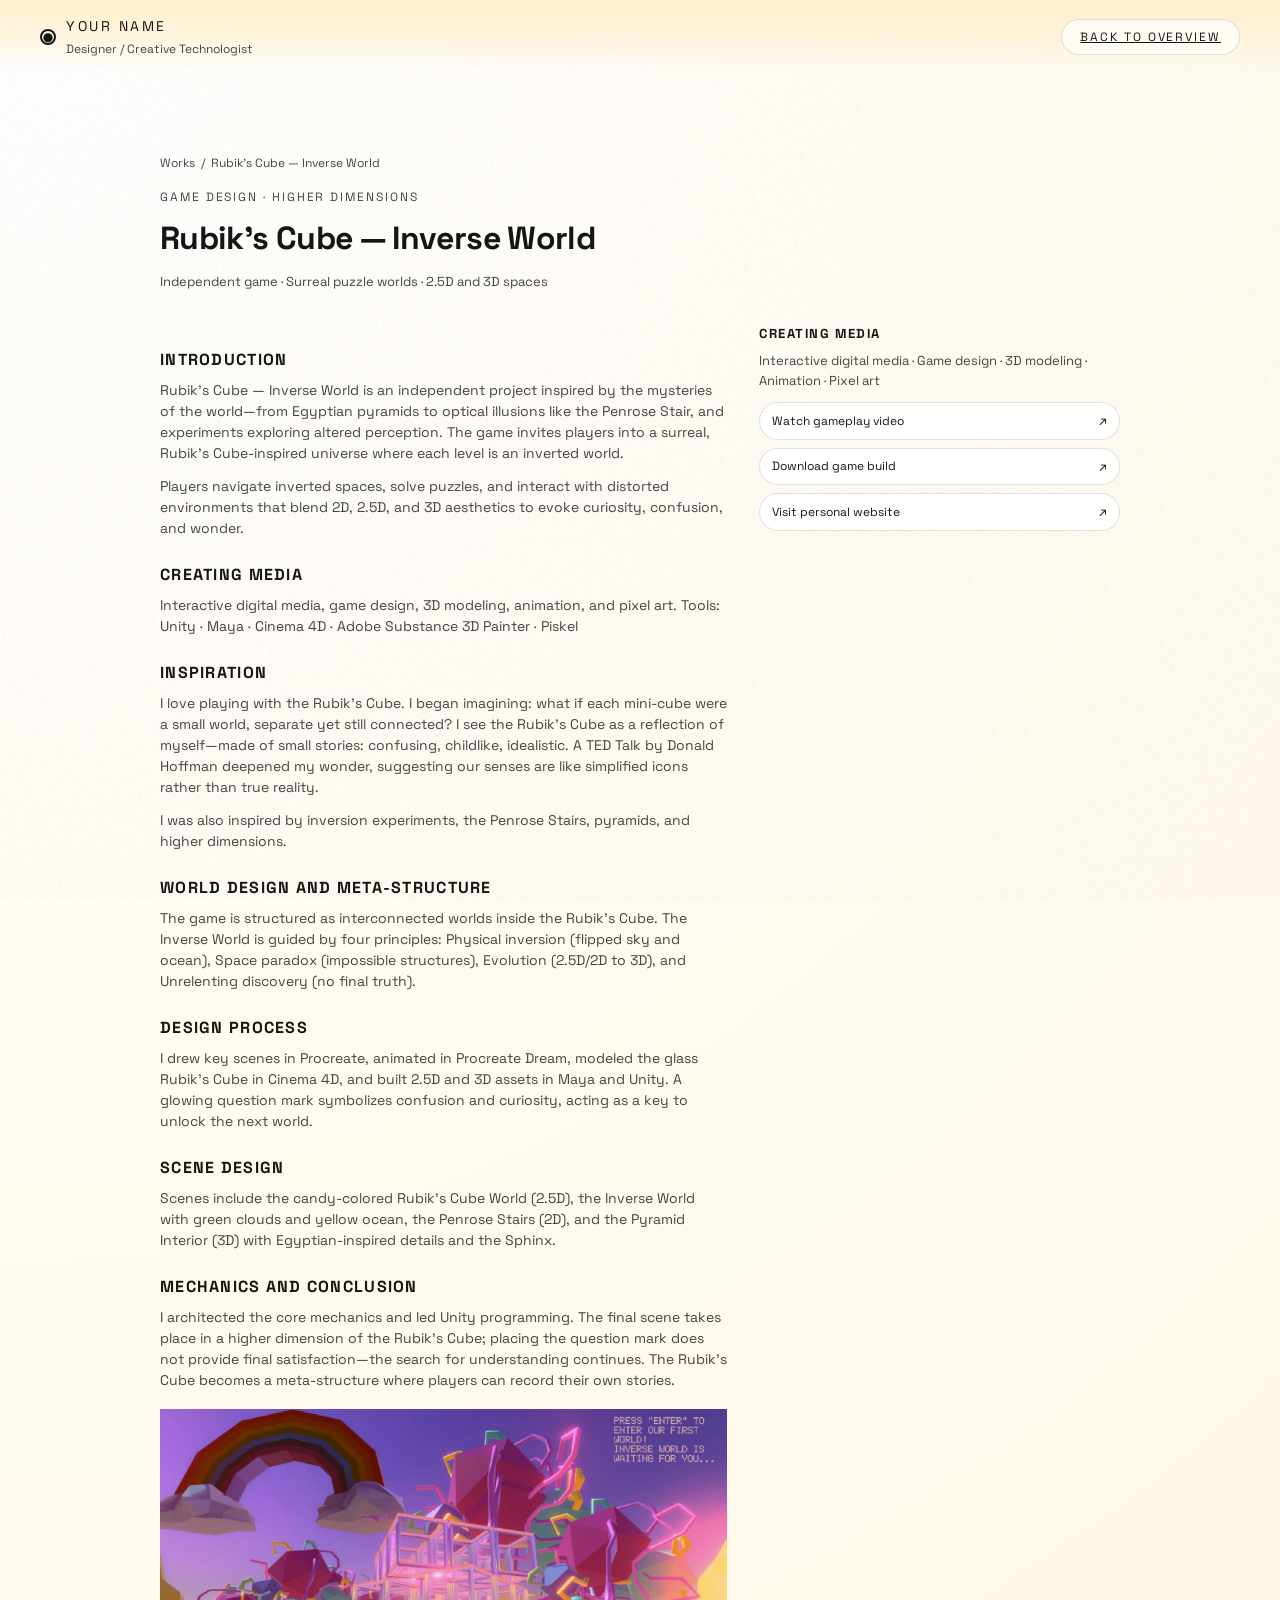
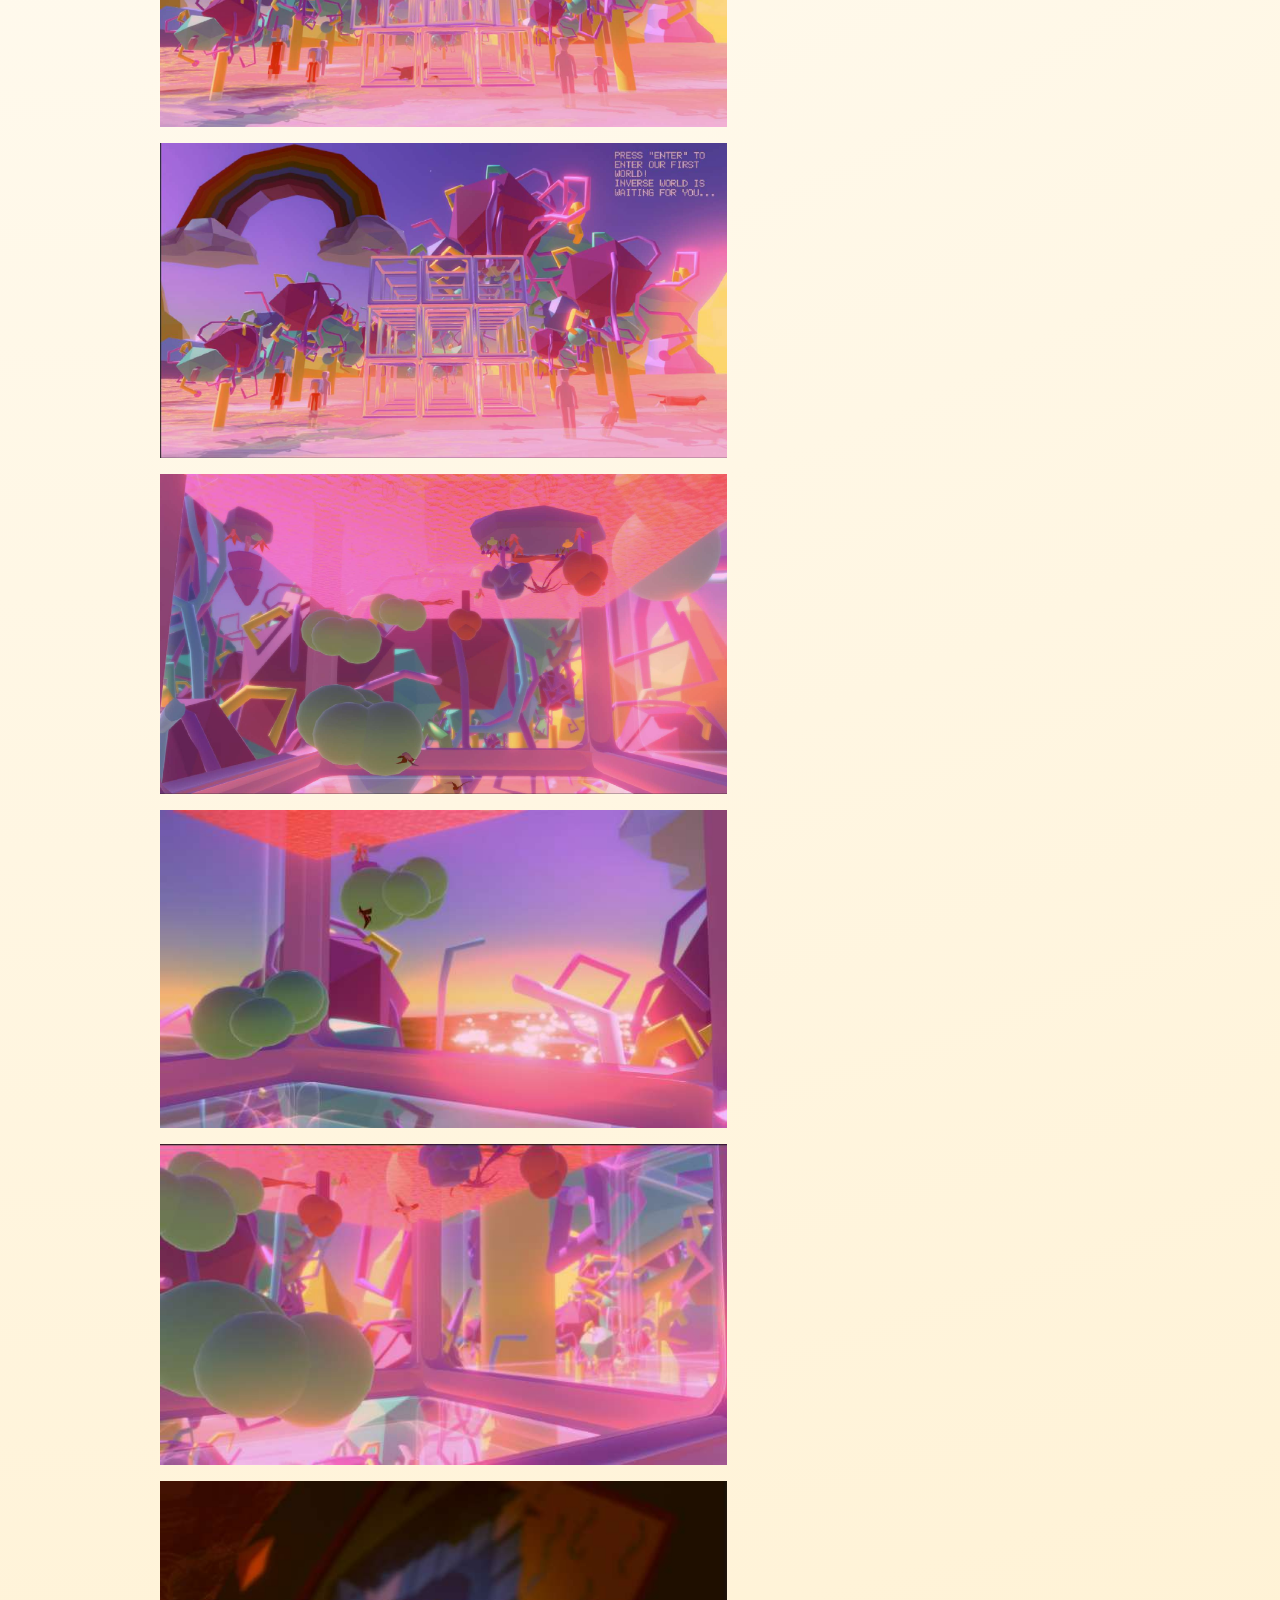
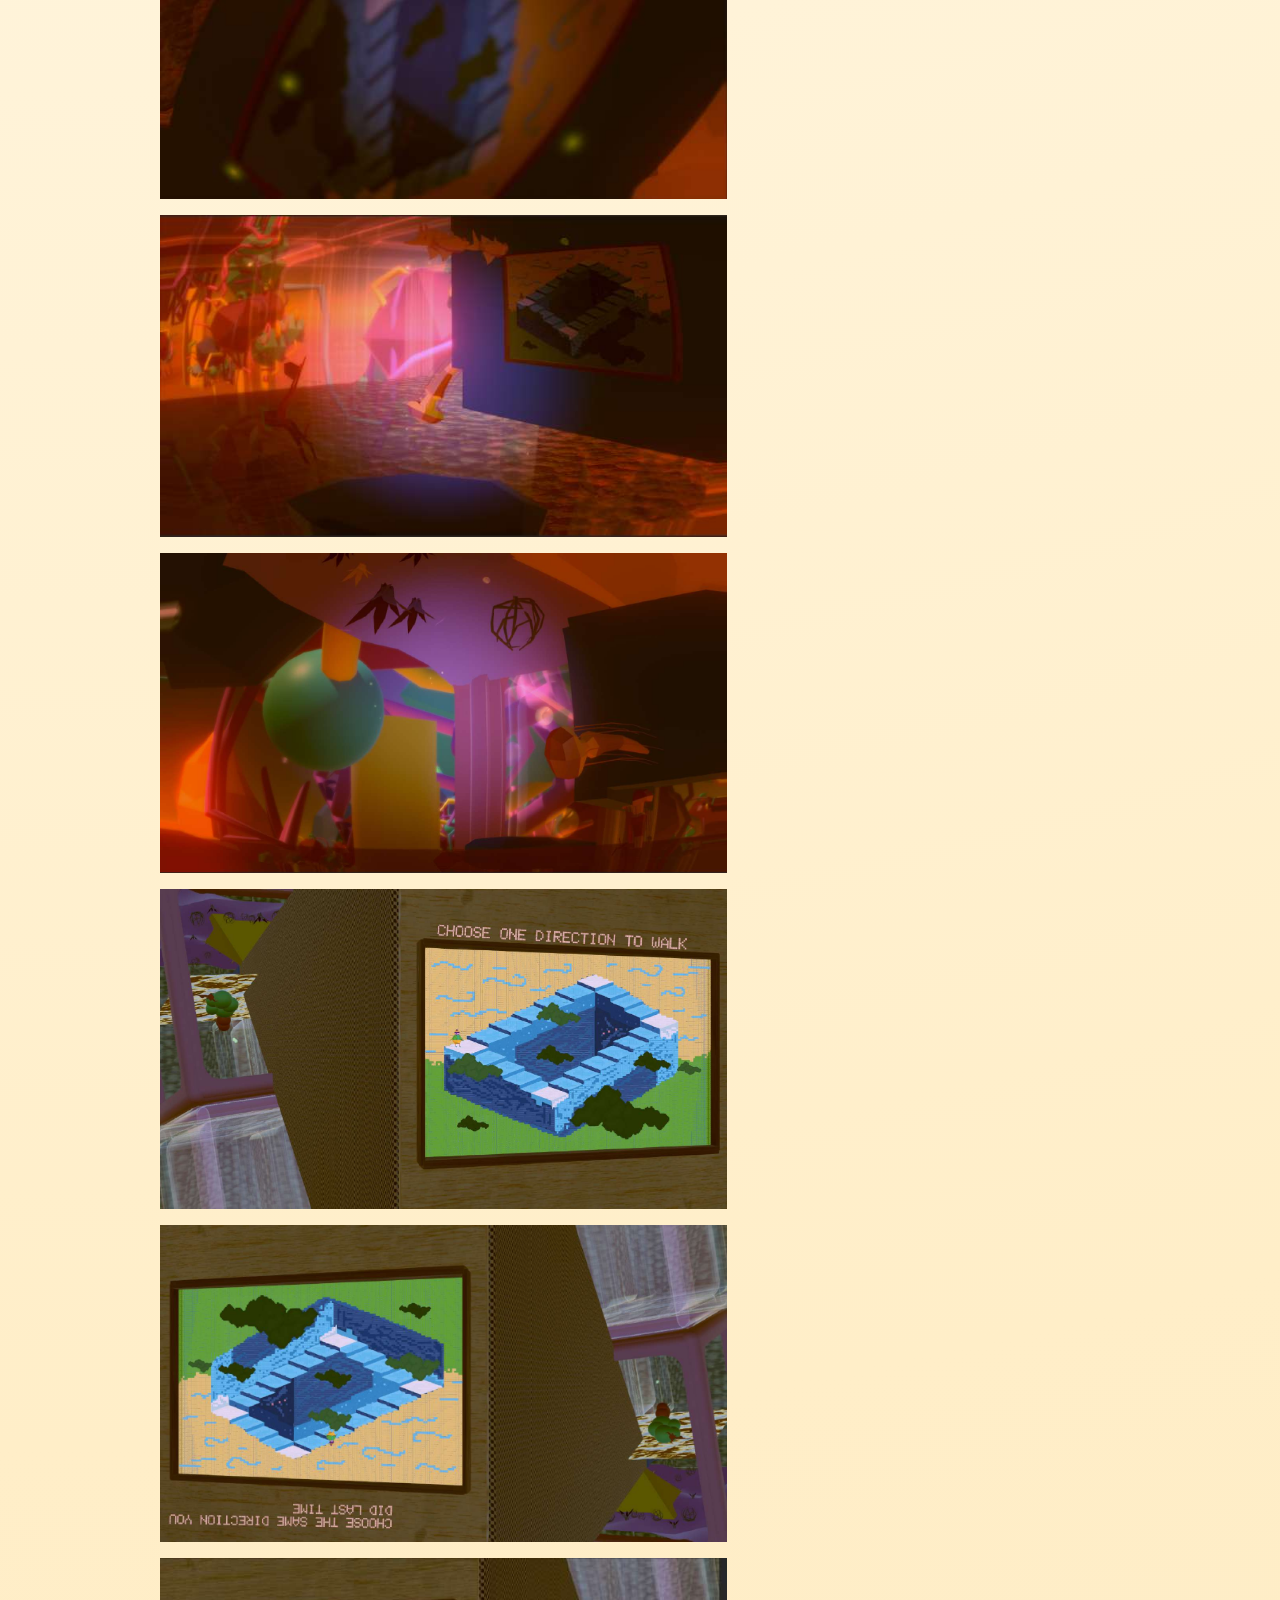
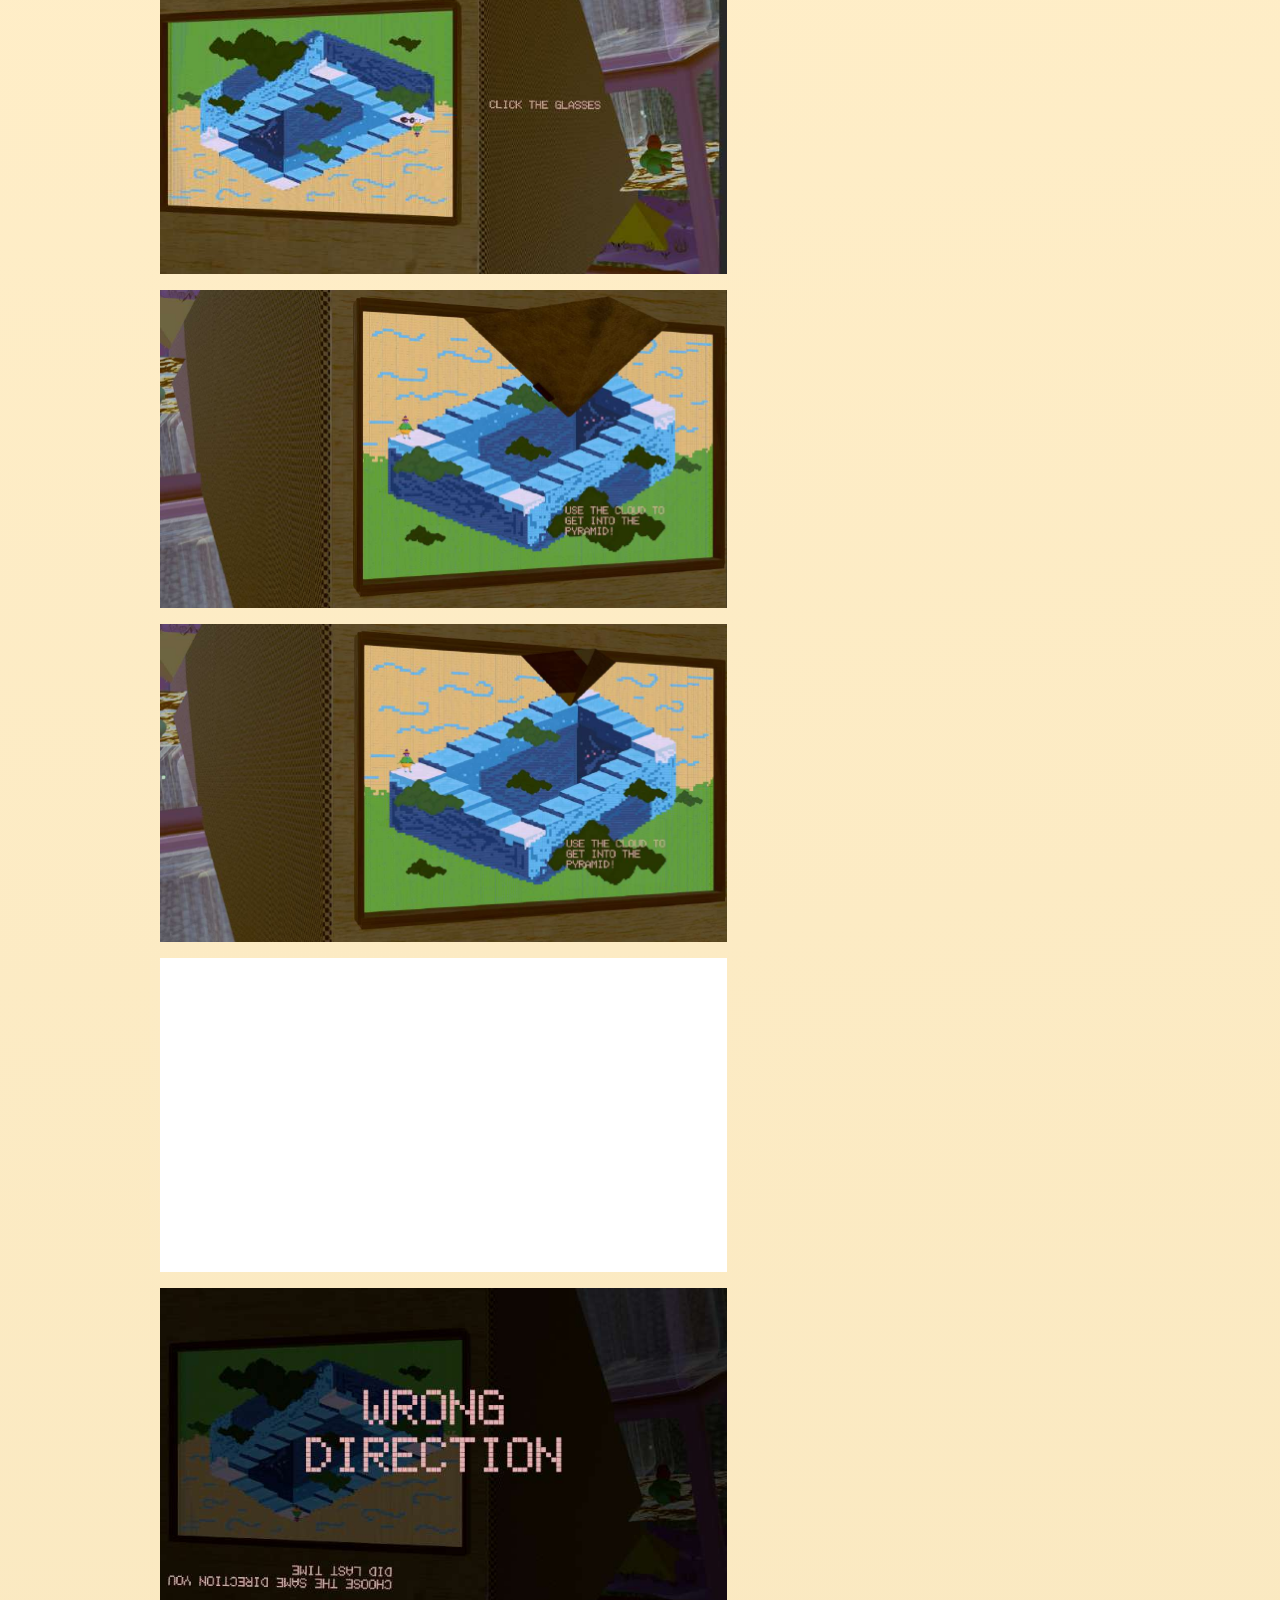
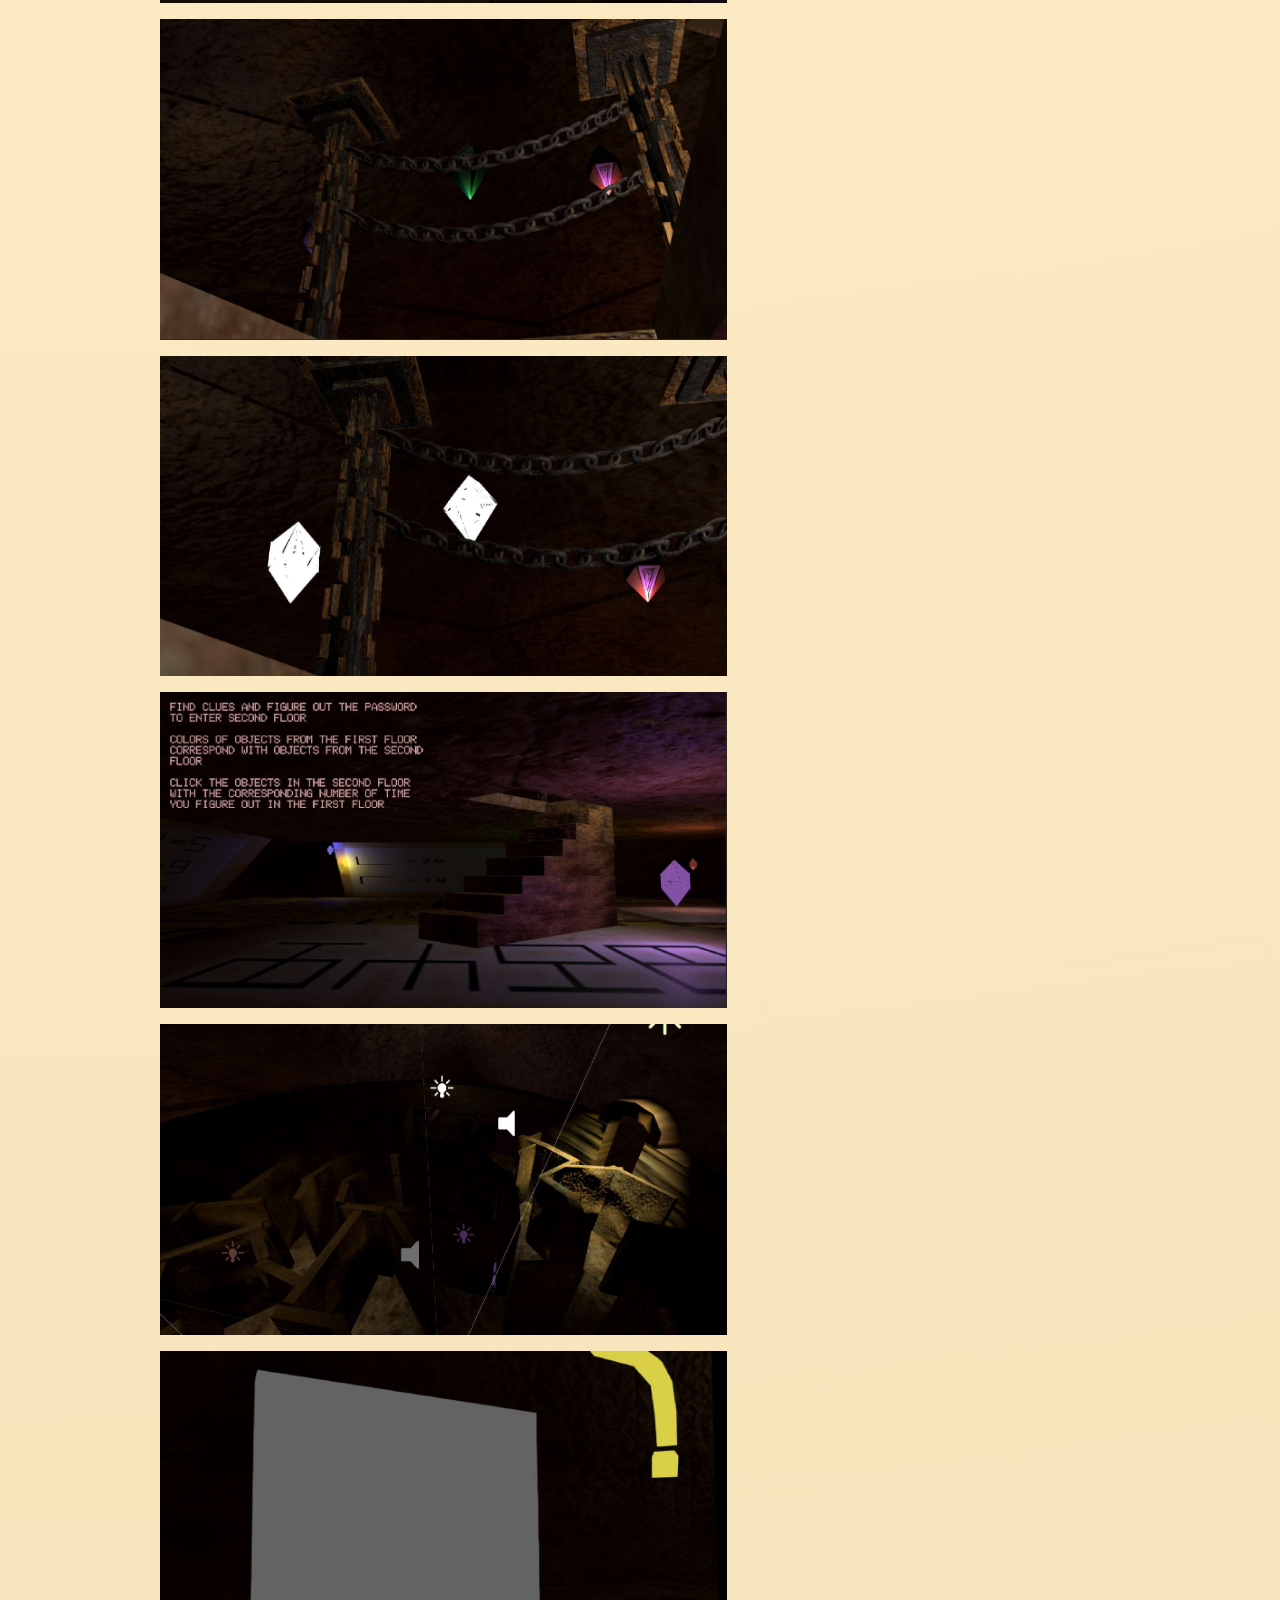
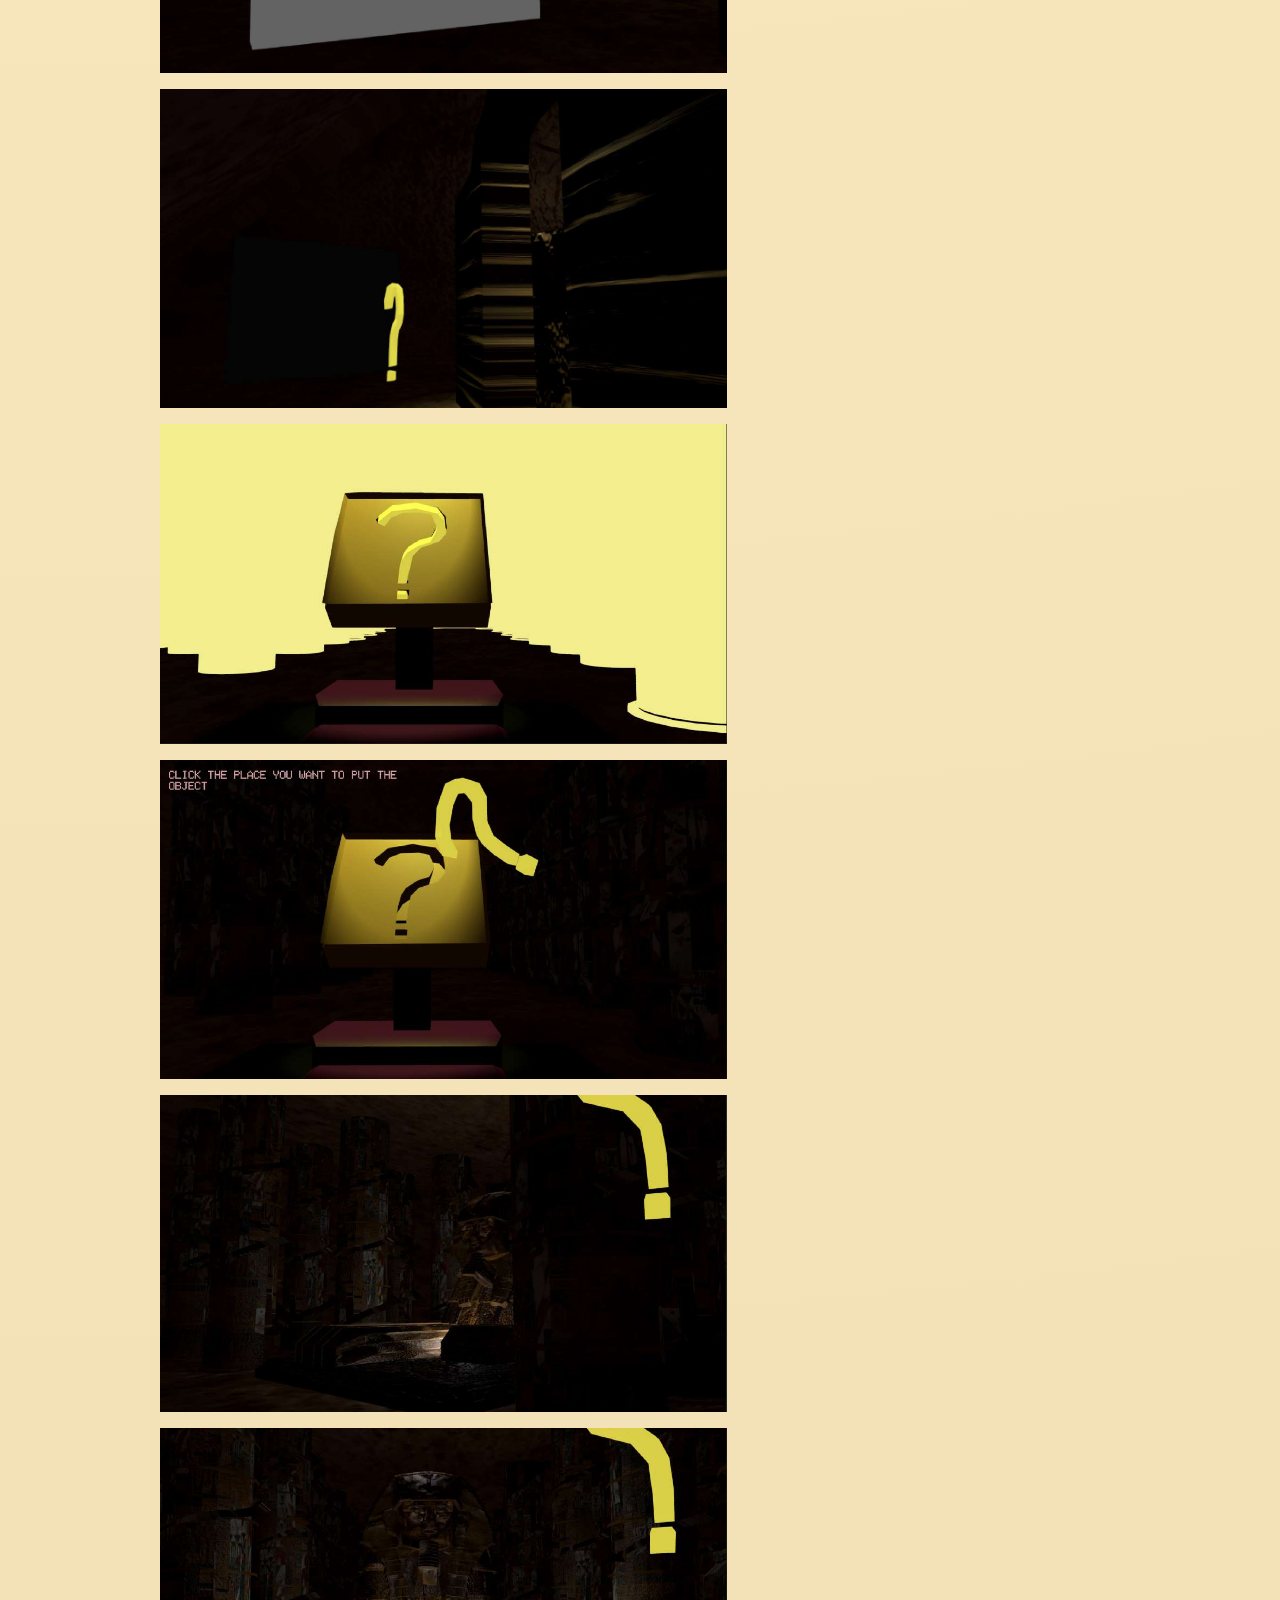
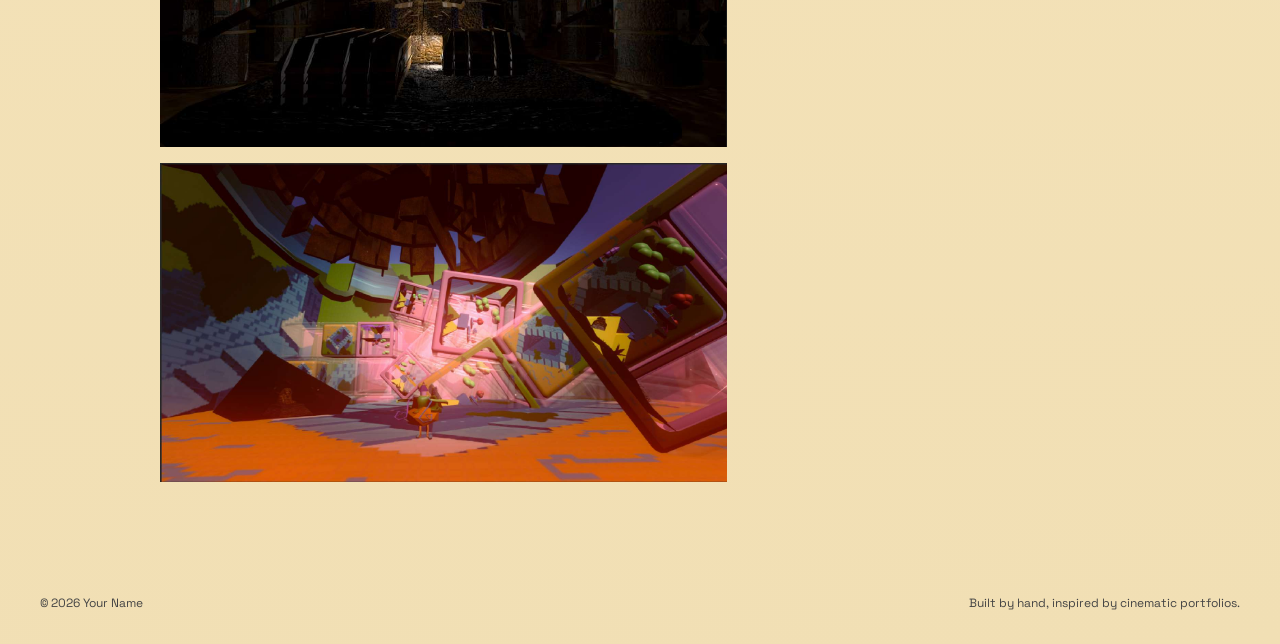
<file: projects/rubiks-cube-inverse-world.html>
<!DOCTYPE html>
<html lang="en">
  <head>
    <meta charset="UTF-8" />
    <meta name="viewport" content="width=device-width, initial-scale=1.0" />
    <title>Rubik's Cube — Inverse World — Project</title>
    <link rel="stylesheet" href="../styles.css" />
    <link rel="preconnect" href="https://fonts.googleapis.com" />
    <link rel="preconnect" href="https://fonts.gstatic.com" crossorigin />
    <link
      href="https://fonts.googleapis.com/css2?family=Space+Grotesk:wght@300;400;500;600;700&display=swap"
      rel="stylesheet"
    />
  </head>
  <body>
    <div class="noise-overlay"></div>

    <header class="site-header">
      <div class="brand">
        <span class="brand-mark">●</span>
        <div class="brand-text">
          <span class="brand-name">Your Name</span>
          <span class="brand-role">Designer / Creative Technologist</span>
        </div>
      </div>
      <nav class="site-nav">
        <a class="nav-pill" href="../index.html">Back to overview</a>
      </nav>
    </header>

    <main>
      <div class="case-layout">
        <div class="breadcrumbs">
          <a href="../index.html">Works</a>
          <span>/</span>
          <span>Rubik's Cube — Inverse World</span>
        </div>

        <header class="case-header">
          <p class="case-kicker">Game design · Higher dimensions</p>
          <h1 class="case-title">Rubik's Cube — Inverse World</h1>
          <p class="case-meta">
            Independent game · Surreal puzzle worlds · 2.5D and 3D spaces
          </p>
        </header>

        <div class="case-grid">
          <article class="case-body">
            <h3>Introduction</h3>
            <p>
              Rubik's Cube — Inverse World is an independent project inspired by the
              mysteries of the world—from Egyptian pyramids to optical illusions like
              the Penrose Stair, and experiments exploring altered perception. The
              game invites players into a surreal, Rubik's Cube-inspired universe
              where each level is an inverted world.
            </p>
            <p>
              Players navigate inverted spaces, solve puzzles, and interact with
              distorted environments that blend 2D, 2.5D, and 3D aesthetics to evoke
              curiosity, confusion, and wonder.
            </p>

            <h3>Creating media</h3>
            <p>Interactive digital media, game design, 3D modeling, animation, and pixel art. Tools: Unity · Maya · Cinema 4D · Adobe Substance 3D Painter · Piskel</p>

            <h3>Inspiration</h3>
            <p>
              I love playing with the Rubik's Cube. I began imagining: what if each mini-cube
              were a small world, separate yet still connected? I see the Rubik's Cube as a
              reflection of myself—made of small stories: confusing, childlike, idealistic.
              A TED Talk by Donald Hoffman deepened my wonder, suggesting our senses are
              like simplified icons rather than true reality.
            </p>
            <p>I was also inspired by inversion experiments, the Penrose Stairs, pyramids, and higher dimensions.</p>

            <div data-pdf-gallery-slug="rubik-s-cube-inverse-world" data-pdf-arrangement="true" data-pdf-section="inspiration"></div>

            <h3>World design and meta-structure</h3>
            <p>The game is structured as interconnected worlds inside the Rubik's Cube. The Inverse World is guided by four principles: Physical inversion (flipped sky and ocean), Space paradox (impossible structures), Evolution (2.5D/2D to 3D), and Unrelenting discovery (no final truth).</p>

            <div data-pdf-gallery-slug="rubik-s-cube-inverse-world" data-pdf-arrangement="true" data-pdf-section="world-design"></div>

            <h3>Design process</h3>
            <p>I drew key scenes in Procreate, animated in Procreate Dream, modeled the glass Rubik's Cube in Cinema 4D, and built 2.5D and 3D assets in Maya and Unity. A glowing question mark symbolizes confusion and curiosity, acting as a key to unlock the next world.</p>

            <div data-pdf-gallery-slug="rubik-s-cube-inverse-world" data-pdf-arrangement="true" data-pdf-section="design-process"></div>

            <h3>Scene design</h3>
            <p>Scenes include the candy-colored Rubik's Cube World (2.5D), the Inverse World with green clouds and yellow ocean, the Penrose Stairs (2D), and the Pyramid Interior (3D) with Egyptian-inspired details and the Sphinx.</p>

            <h3>Mechanics and conclusion</h3>
            <p>I architected the core mechanics and led Unity programming. The final scene takes place in a higher dimension of the Rubik's Cube; placing the question mark does not provide final satisfaction—the search for understanding continues. The Rubik's Cube becomes a meta-structure where players can record their own stories.</p>

            <div data-pdf-gallery-slug="rubik-s-cube-inverse-world" data-pdf-arrangement="true" data-pdf-section="scene-mechanics"></div>
          </article>

          <aside class="case-aside">
            <h4>Creating media</h4>
            <p>Interactive digital media · Game design · 3D modeling · Animation · Pixel art</p>
            <div class="case-links">
              <a class="case-link" href="https://vimeo.com/1129185278?fl=ip&fe=ec" target="_blank" rel="noopener">
                <span>Watch gameplay video</span>
                <span>↗</span>
              </a>
              <a class="case-link" href="https://drive.google.com/file/d/15h5dY9vOOEqbM6JLkiXsaQ4k9seDPT7h/view?usp=drive_link" target="_blank" rel="noopener">
                <span>Download game build</span>
                <span>↗</span>
              </a>
              <a class="case-link" href="https://tonya-art.weebly.com/" target="_blank" rel="noopener">
                <span>Visit personal website</span>
                <span>↗</span>
              </a>
            </div>
          </aside>
        </div>
      </div>
    </main>

    <footer class="site-footer">
      <span>© <span id="year"></span> Your Name</span>
      <span>Built by hand, inspired by cinematic portfolios.</span>
    </footer>

    <script src="../script.js"></script>
    <script src="../assets.js"></script>
  </body>
</html>
</file>
<file: styles.css>
:root {
  --bg: #ffeec8;
  --ink: #151515;
  --ink-soft: #444;
  --accent: #111;
  --pill-bg: #111;
  --pill-fg: #ffeec8;
  --pill-border: rgba(0, 0, 0, 0.12);
  --radius-lg: 24px;
  --radius-pill: 999px;
  --shadow-soft: 0 18px 45px rgba(0, 0, 0, 0.18);
  --transition-fast: 180ms ease-out;
  --transition-med: 260ms ease-out;
}

*,
*::before,
*::after {
  box-sizing: border-box;
}

html,
body {
  margin: 0;
  padding: 0;
}

body {
  min-height: 100vh;
  font-family: "Space Grotesk", system-ui, -apple-system, sans-serif;
  background: radial-gradient(circle at top left, #ffffff 0, #ffeec8 45%, #f1dfb4 100%);
  color: var(--ink);
  line-height: 1.5;
  -webkit-font-smoothing: antialiased;
}

.noise-overlay {
  pointer-events: none;
  position: fixed;
  inset: 0;
  opacity: 0.14;
  mix-blend-mode: multiply;
  background-image: url("data:image/svg+xml,%3Csvg viewBox='0 0 160 160' xmlns='http://www.w3.org/2000/svg'%3E%3Cfilter id='n' x='-20%25' y='-20%25' width='140%25' height='140%25'%3E%3CfeTurbulence type='fractalNoise' baseFrequency='1.2' numOctaves='3' stitchTiles='noStitch'/%3E%3C/filter%3E%3Crect width='100%25' height='100%25' filter='url(%23n)' opacity='0.4'/%3E%3C/svg%3E");
  z-index: 0;
}

.site-header {
  position: sticky;
  top: 0;
  z-index: 10;
  display: flex;
  align-items: center;
  justify-content: space-between;
  padding: 16px 40px 12px;
  backdrop-filter: blur(18px);
  -webkit-backdrop-filter: blur(18px);
  background: linear-gradient(
    to bottom,
    rgba(255, 238, 200, 0.9),
    rgba(255, 238, 200, 0.6),
    transparent
  );
}

.brand {
  display: inline-flex;
  align-items: center;
  gap: 10px;
}

.brand-mark {
  display: inline-flex;
  align-items: center;
  justify-content: center;
  width: 16px;
  height: 16px;
  border-radius: 999px;
  border: 2px solid var(--ink);
  font-size: 12px;
}

.brand-text {
  display: flex;
  flex-direction: column;
  gap: 3px;
}

.brand-name {
  font-size: 14px;
  text-transform: uppercase;
  letter-spacing: 0.18em;
}

.brand-role {
  font-size: 12px;
  color: var(--ink-soft);
}

.site-nav {
  display: flex;
  align-items: center;
  gap: 10px;
}

.nav-pill {
  border-radius: var(--radius-pill);
  border: 1px solid var(--pill-border);
  padding: 8px 18px;
  background: rgba(255, 255, 255, 0.7);
  font-size: 12px;
  text-transform: uppercase;
  letter-spacing: 0.16em;
  cursor: pointer;
  color: var(--ink);
  transition: background var(--transition-fast), transform var(--transition-fast),
    box-shadow var(--transition-fast);
}

.nav-pill:hover {
  background: #ffffff;
  transform: translateY(-1px);
  box-shadow: 0 10px 28px rgba(0, 0, 0, 0.12);
}

main {
  padding: 40px 40px 80px;
  position: relative;
  z-index: 1;
}

.hero {
  display: grid;
  grid-template-columns: minmax(0, 2.4fr) minmax(0, 1.6fr);
  gap: 40px;
  padding: 40px;
  border-radius: 40px;
  border: 1px solid rgba(0, 0, 0, 0.1);
  background: radial-gradient(circle at top left, #ffffff, #ffeec8);
  box-shadow: var(--shadow-soft);
}

.hero-copy {
  max-width: 620px;
}

.hero-kicker {
  margin: 0 0 12px;
  font-size: 13px;
  letter-spacing: 0.18em;
  text-transform: uppercase;
  color: var(--ink-soft);
}

.hero-title {
  margin: 0 0 16px;
  font-size: clamp(40px, 4.2vw, 54px);
  line-height: 1.05;
  letter-spacing: -0.03em;
}

.hero-subtitle {
  margin: 0 0 24px;
  font-size: 16px;
  color: var(--ink-soft);
  max-width: 34rem;
}

.hero-actions {
  display: flex;
  flex-wrap: wrap;
  gap: 10px;
}

.primary-pill,
.ghost-pill {
  border-radius: var(--radius-pill);
  padding: 10px 22px;
  font-size: 13px;
  letter-spacing: 0.16em;
  text-transform: uppercase;
  border: 1px solid transparent;
  cursor: pointer;
  transition: background var(--transition-med), color var(--transition-med),
    transform var(--transition-fast), box-shadow var(--transition-fast), border-color var(--transition-fast);
}

.primary-pill {
  background: var(--pill-bg);
  color: var(--pill-fg);
  box-shadow: 0 12px 30px rgba(0, 0, 0, 0.35);
}

.primary-pill:hover {
  transform: translateY(-1px);
  box-shadow: 0 18px 45px rgba(0, 0, 0, 0.45);
}

.ghost-pill {
  background: transparent;
  color: var(--ink);
  border-color: var(--pill-border);
}

.ghost-pill:hover {
  background: rgba(255, 255, 255, 0.9);
  box-shadow: 0 12px 28px rgba(0, 0, 0, 0.16);
}

.hero-meta {
  align-self: flex-end;
  display: flex;
  flex-direction: column;
  gap: 14px;
  padding: 18px 20px;
  border-radius: 22px;
  background: rgba(255, 255, 255, 0.8);
  border: 1px solid rgba(0, 0, 0, 0.06);
}

.meta-row {
  display: flex;
  flex-direction: column;
  gap: 4px;
}

.meta-label {
  font-size: 11px;
  letter-spacing: 0.2em;
  text-transform: uppercase;
  color: var(--ink-soft);
}

.meta-value {
  font-size: 13px;
}

.section-header {
  margin: 52px 0 24px;
}

.section-kicker {
  font-size: 12px;
  letter-spacing: 0.16em;
  text-transform: uppercase;
  color: var(--ink-soft);
  margin: 0 0 6px;
}

.section-title {
  margin: 0 0 8px;
  font-size: 24px;
  letter-spacing: 0.04em;
  text-transform: uppercase;
}

.section-subtitle {
  margin: 0;
  max-width: 420px;
  font-size: 14px;
  color: var(--ink-soft);
}

.works-grid {
  display: grid;
  grid-template-columns: repeat(auto-fit, minmax(220px, 1fr));
  gap: 18px;
}

.work-card {
  position: relative;
  display: flex;
  flex-direction: column;
  justify-content: space-between;
  padding: 18px 18px 16px;
  border-radius: var(--radius-lg);
  border: 1px solid rgba(0, 0, 0, 0.14);
  background: rgba(255, 255, 255, 0.92);
  box-shadow: 0 14px 32px rgba(0, 0, 0, 0.14);
  cursor: pointer;
  overflow: hidden;
  transform-origin: center center;
  transition: transform var(--transition-med), box-shadow var(--transition-med),
    border-color var(--transition-med), background var(--transition-med);
}

.work-card::before {
  content: "";
  position: absolute;
  inset: -40%;
  background: radial-gradient(circle at top left, rgba(0, 0, 0, 0.08), transparent 52%);
  opacity: 0;
  transition: opacity var(--transition-med);
}

.work-card:hover {
  transform: translateY(-4px) scale(1.01);
  box-shadow: 0 26px 60px rgba(0, 0, 0, 0.32);
  border-color: rgba(0, 0, 0, 0.2);
  background: #ffffff;
}

.work-card:hover::before {
  opacity: 1;
}

.work-tagline {
  font-size: 11px;
  letter-spacing: 0.18em;
  text-transform: uppercase;
  color: var(--ink-soft);
  margin-bottom: 10px;
}

.work-title {
  margin: 0 0 8px;
  font-size: 18px;
  letter-spacing: 0.02em;
}

.work-meta {
  margin: 0 0 14px;
  font-size: 13px;
  color: var(--ink-soft);
}

.work-entry {
  align-self: flex-start;
  border-radius: var(--radius-pill);
  border: 1px solid rgba(0, 0, 0, 0.26);
  padding: 7px 14px;
  font-size: 11px;
  letter-spacing: 0.18em;
  text-transform: uppercase;
  background: rgba(0, 0, 0, 0.9);
  color: #ffeec8;
  display: inline-flex;
  align-items: center;
  gap: 6px;
  cursor: pointer;
  text-decoration: none;
  transition: background var(--transition-fast), color var(--transition-fast),
    transform var(--transition-fast), box-shadow var(--transition-fast), border-color var(--transition-fast);
}

.work-entry .entry-icon {
  font-size: 13px;
}

.work-card:hover .work-entry {
  background: #ffeec8;
  color: #111;
  border-color: #111;
  box-shadow: 0 12px 30px rgba(0, 0, 0, 0.35);
  transform: translateY(-1px);
}

.about,
.contact {
  margin-top: 60px;
}

.about-inner,
.contact-inner {
  padding: 24px 26px 26px;
  border-radius: 26px;
  border: 1px solid rgba(0, 0, 0, 0.12);
  background: rgba(255, 255, 255, 0.92);
  max-width: 640px;
}

.about-inner p,
.contact-inner p {
  margin: 0;
  font-size: 14px;
  color: var(--ink-soft);
}

.contact-links {
  margin-top: 16px;
  display: flex;
  flex-wrap: wrap;
  gap: 8px;
}

.contact-pill {
  display: inline-flex;
  align-items: center;
  justify-content: center;
  border-radius: var(--radius-pill);
  padding: 8px 16px;
  border: 1px solid var(--pill-border);
  font-size: 12px;
  text-decoration: none;
  color: var(--ink);
  background: rgba(255, 255, 255, 0.9);
  transition: background var(--transition-fast), color var(--transition-fast),
    box-shadow var(--transition-fast), transform var(--transition-fast);
}

.contact-pill:hover {
  background: #111;
  color: #ffeec8;
  transform: translateY(-1px);
  box-shadow: 0 12px 30px rgba(0, 0, 0, 0.3);
}

.site-footer {
  padding: 24px 40px 32px;
  display: flex;
  justify-content: space-between;
  align-items: center;
  font-size: 12px;
  color: var(--ink-soft);
}

/* Project case pages */
.case-layout {
  max-width: 960px;
  margin: 40px auto 0;
}

.case-header {
  margin-bottom: 32px;
}

.case-kicker {
  font-size: 12px;
  letter-spacing: 0.16em;
  text-transform: uppercase;
  color: var(--ink-soft);
  margin: 0 0 8px;
}

.case-title {
  margin: 0 0 10px;
  font-size: 32px;
  letter-spacing: -0.02em;
}

.case-meta {
  margin: 0;
  font-size: 13px;
  color: var(--ink-soft);
}

.case-grid {
  display: grid;
  grid-template-columns: minmax(0, 2.2fr) minmax(280px, 1.4fr);
  gap: 32px;
  align-items: start;
}

.case-body {
  grid-column: 1;
  font-size: 14px;
  color: var(--ink-soft);
}

.case-body h3 {
  font-size: 16px;
  letter-spacing: 0.08em;
  text-transform: uppercase;
  margin: 24px 0 8px;
  color: var(--ink);
}

.case-body p {
  margin: 0 0 12px;
}

.case-body ul {
  margin: 0 0 12px;
  padding-left: 18px;
}

.case-body li {
  margin-bottom: 4px;
}

.case-gallery {
  display: flex;
  flex-wrap: wrap;
  gap: 16px;
  margin: 18px 0 8px;
  align-items: flex-start;
}

.case-gallery figure {
  margin: 0;
  padding: 0;
  border: none;
  background: #ffffff;
  width: auto;
  max-width: 100%;
}

.case-gallery img {
  display: block;
  max-width: 100%;
  height: auto;
  vertical-align: middle;
  background: #ffffff;
}

.case-gallery figcaption {
  padding: 6px 0 0;
  font-size: 11px;
  color: var(--ink-soft);
}

.case-aside {
  grid-column: 2;
  position: sticky;
  top: 80px;
  font-size: 13px;
  color: var(--ink-soft);
}

.case-aside h4 {
  font-size: 13px;
  letter-spacing: 0.12em;
  text-transform: uppercase;
  margin: 0 0 8px;
  color: var(--ink);
}

.case-aside p {
  margin: 0 0 12px;
}

.case-links {
  display: flex;
  flex-direction: column;
  gap: 8px;
  margin-top: 8px;
}

.case-link {
  display: inline-flex;
  align-items: center;
  justify-content: space-between;
  gap: 8px;
  padding: 8px 12px;
  border-radius: 999px;
  border: 1px solid var(--pill-border);
  text-decoration: none;
  font-size: 12px;
  color: var(--ink);
  background: rgba(255, 255, 255, 0.9);
  transition: background var(--transition-fast), color var(--transition-fast),
    transform var(--transition-fast), box-shadow var(--transition-fast);
}

.case-link span:last-child {
  font-size: 13px;
}

.case-link:hover {
  background: #111;
  color: #ffeec8;
  transform: translateY(-1px);
  box-shadow: 0 12px 28px rgba(0, 0, 0, 0.26);
}

.breadcrumbs {
  display: inline-flex;
  align-items: center;
  gap: 6px;
  font-size: 12px;
  margin-bottom: 16px;
  color: var(--ink-soft);
}

.breadcrumbs a {
  color: inherit;
  text-decoration: none;
}

.breadcrumbs a:hover {
  text-decoration: underline;
}

.pdf-page {
  margin-top: 18px;
}

.pdf-page-title {
  font-size: 13px;
  letter-spacing: 0.12em;
  text-transform: uppercase;
  margin: 18px 0 10px;
  color: var(--ink);
}

@media (max-width: 900px) {
  .site-header {
    padding-inline: 20px;
    gap: 12px;
  }

  .brand-role {
    display: none;
  }

  main {
    padding: 24px 20px 48px;
  }

  .hero {
    grid-template-columns: 1fr;
    padding: 26px 20px 22px;
    border-radius: 28px;
  }

  .hero-meta {
    margin-top: 10px;
  }

  .case-grid {
    grid-template-columns: 1fr;
  }

  .case-body,
  .case-aside {
    grid-column: auto;
  }

  .case-aside {
    position: static;
  }

  .site-footer {
    padding-inline: 20px;
    flex-direction: column;
    align-items: flex-start;
    gap: 6px;
  }
}

@media (max-width: 600px) {
  .site-nav {
    display: none;
  }

  .hero-title {
    font-size: 32px;
  }

  .section-header {
    margin-top: 40px;
  }

  .about-inner,
  .contact-inner {
    padding-inline: 18px;
  }
}
</file>
